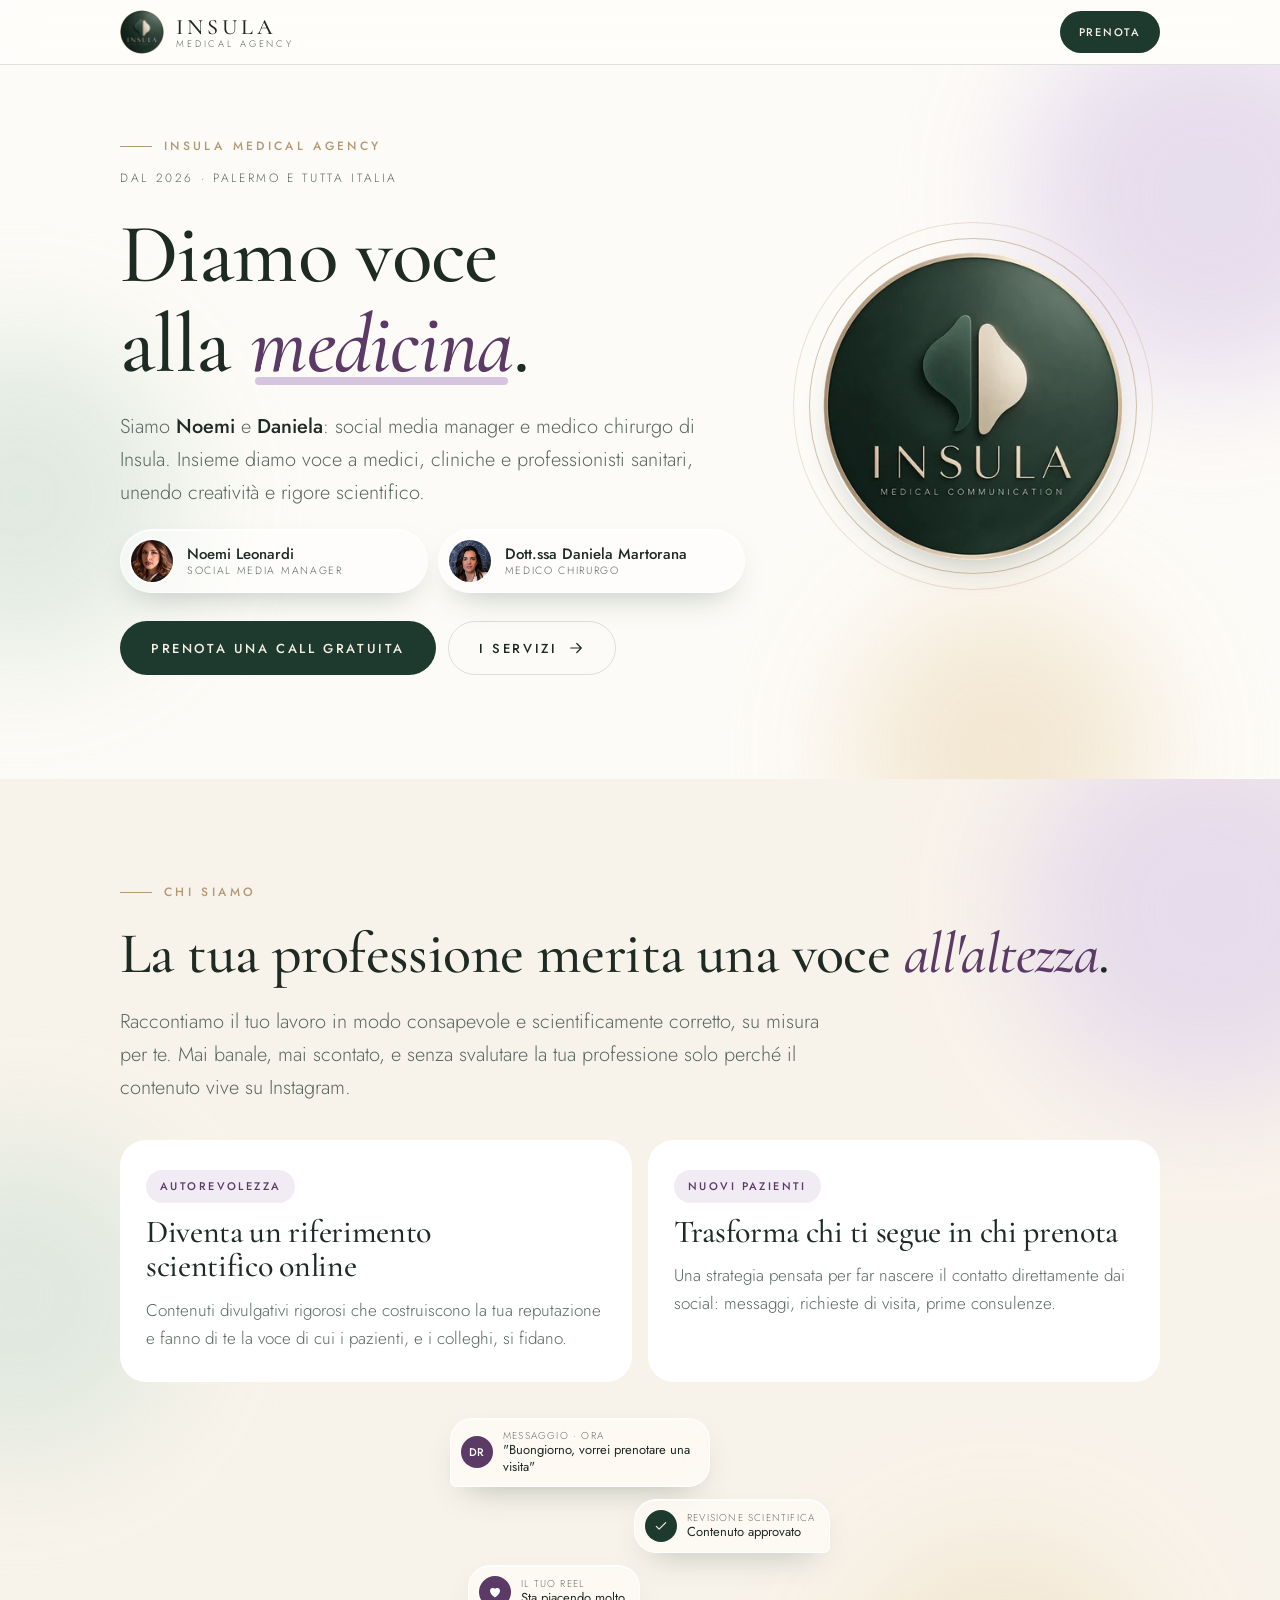
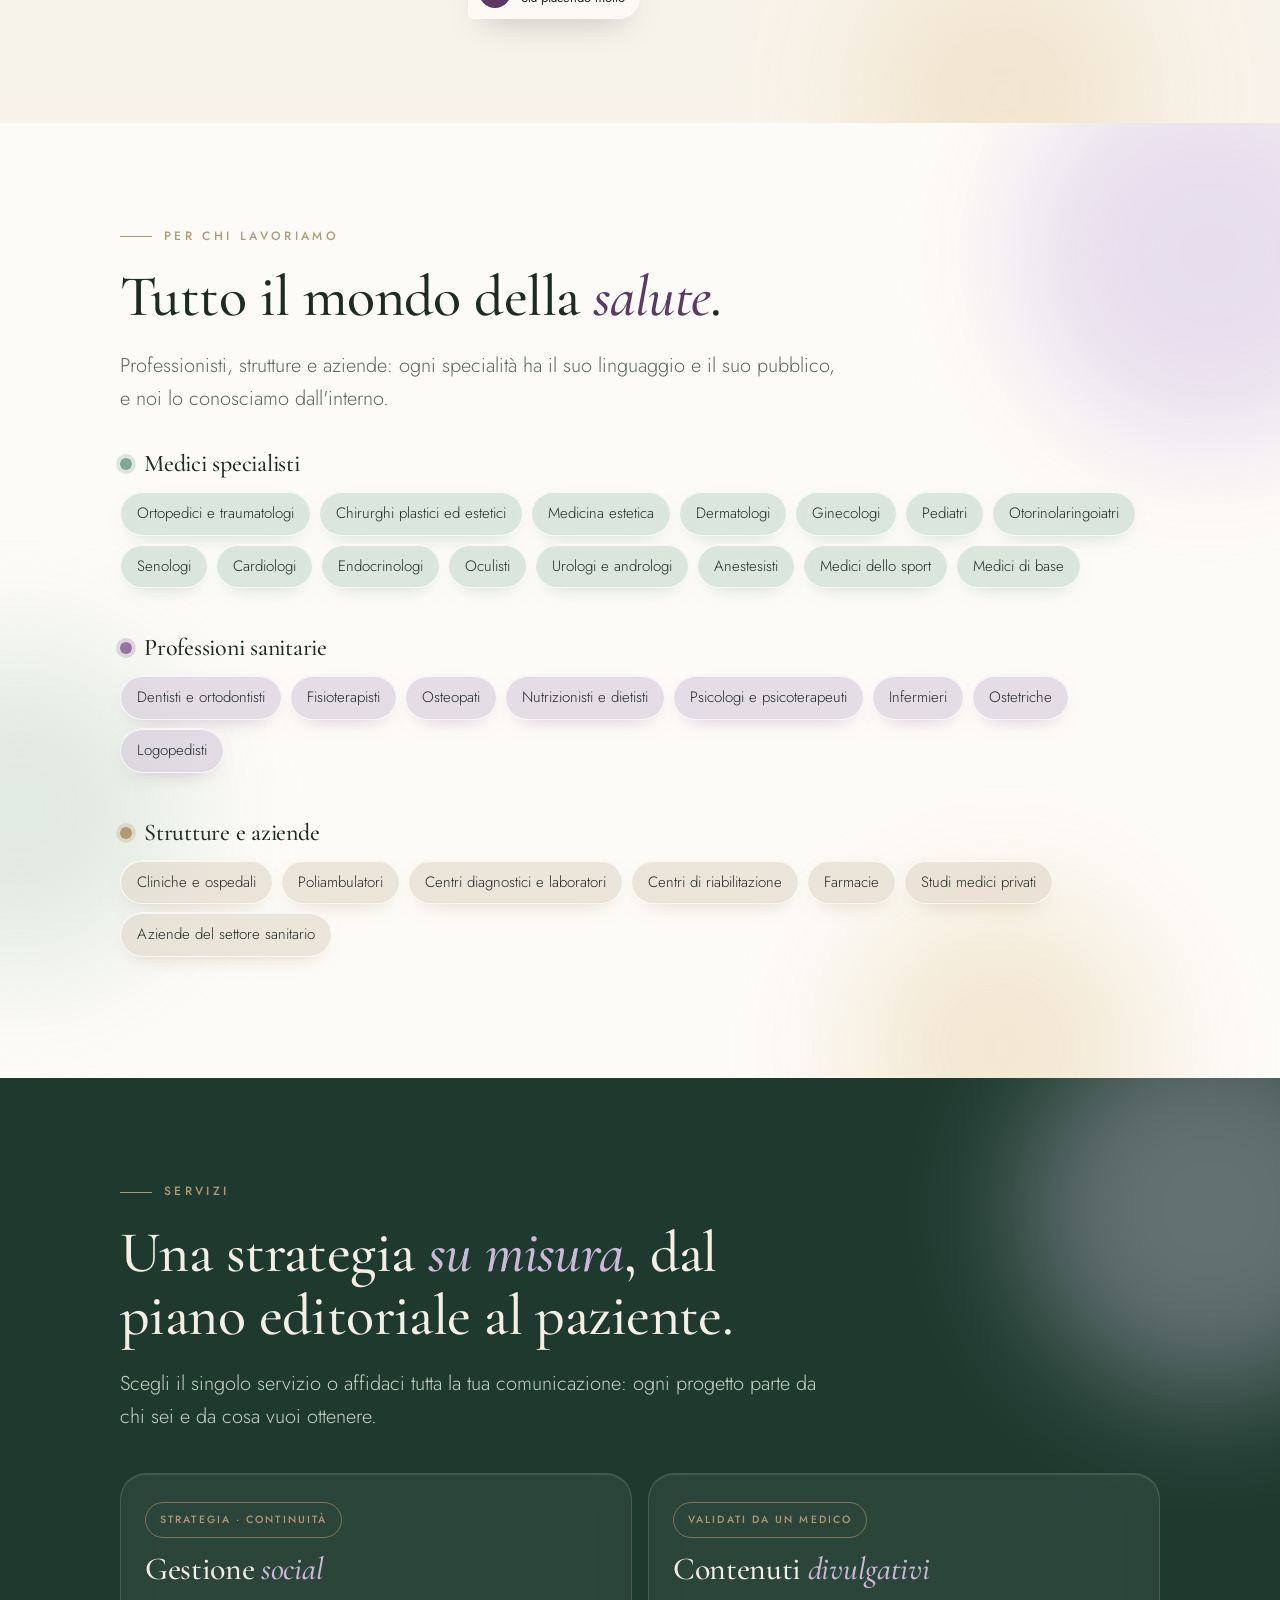
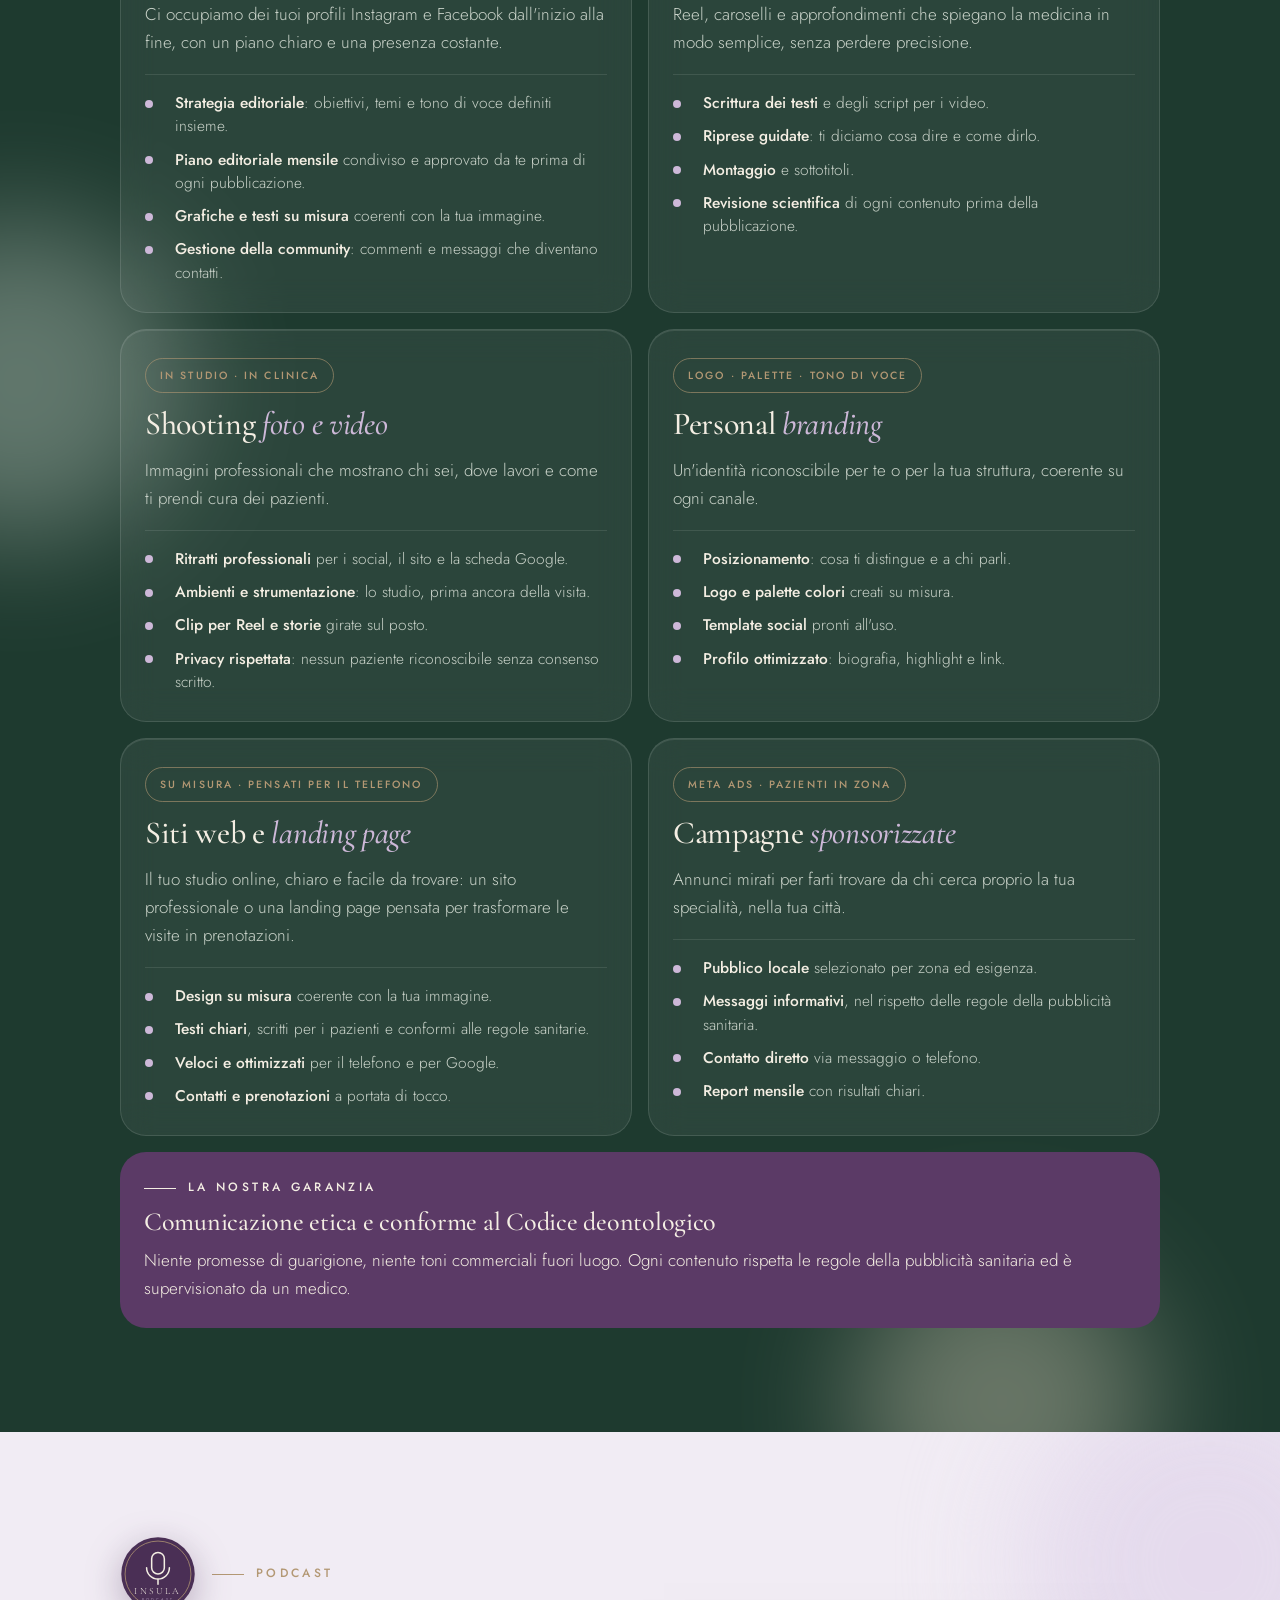
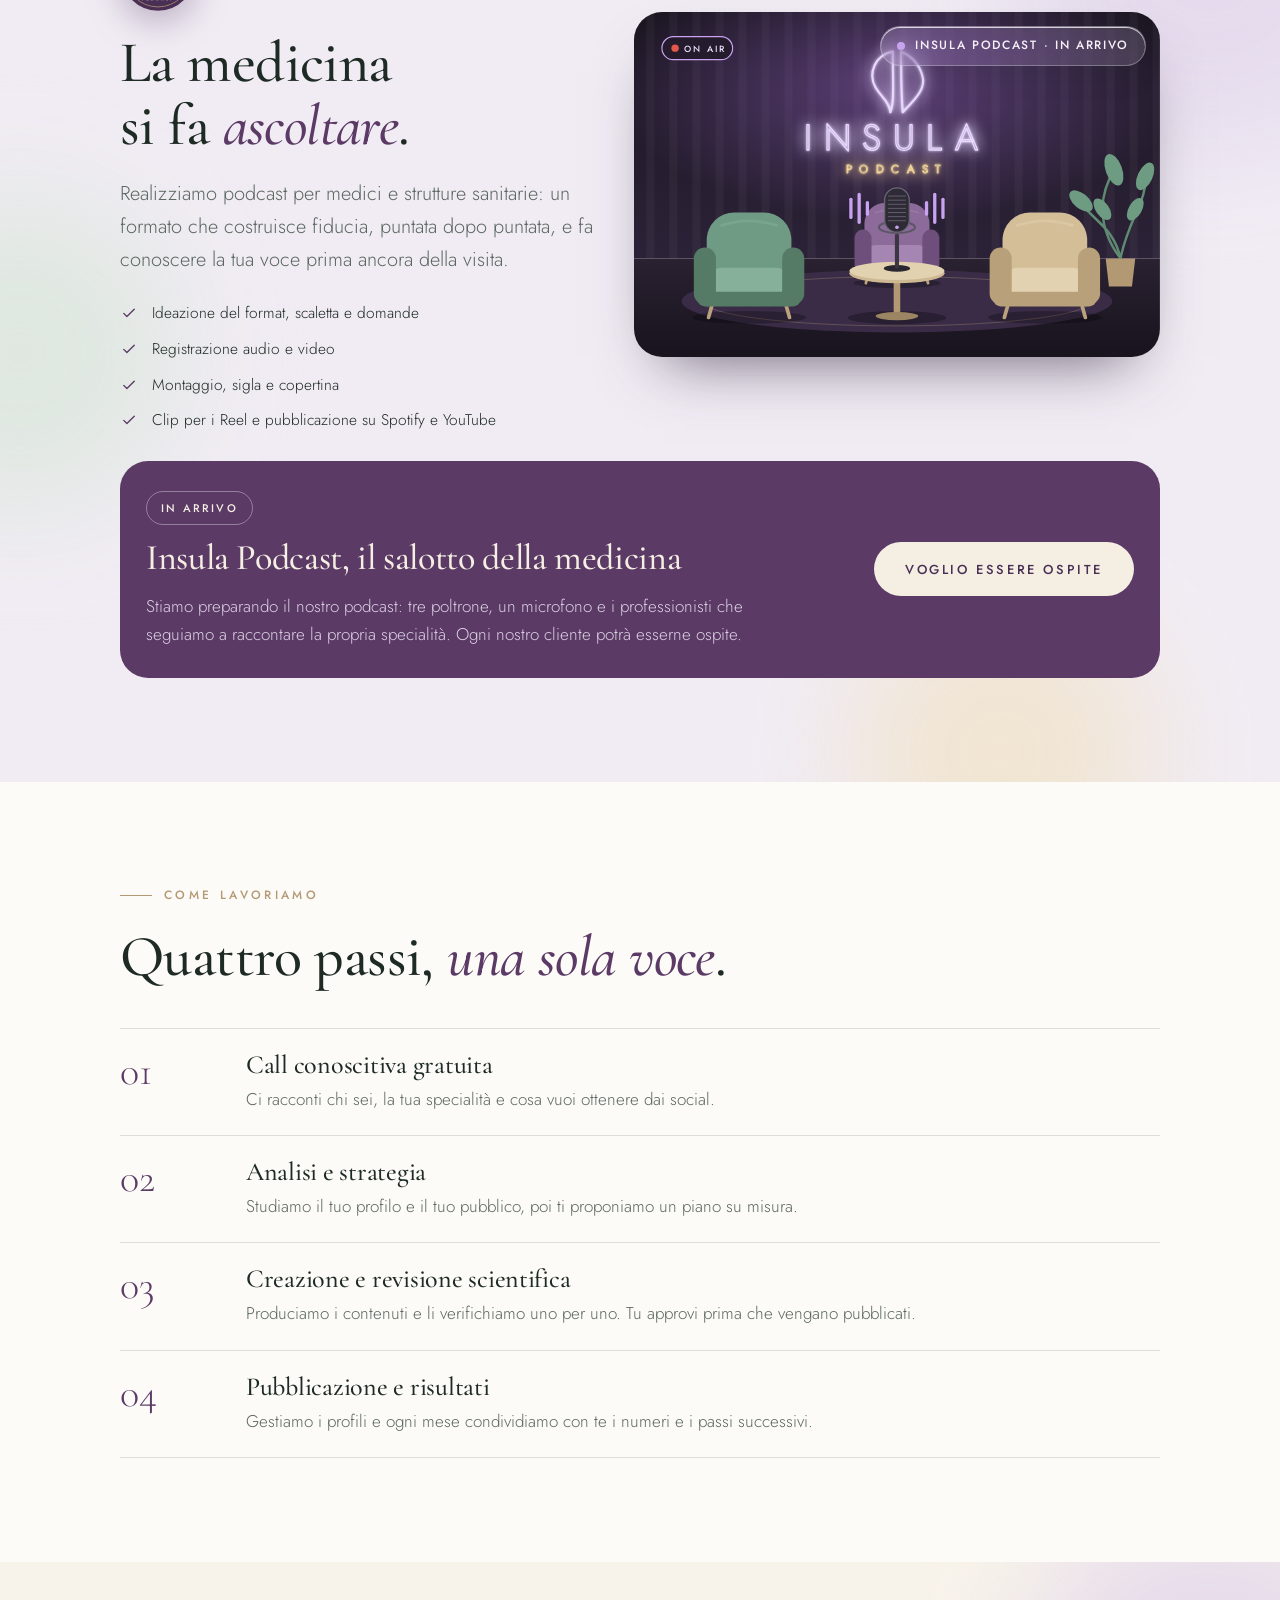
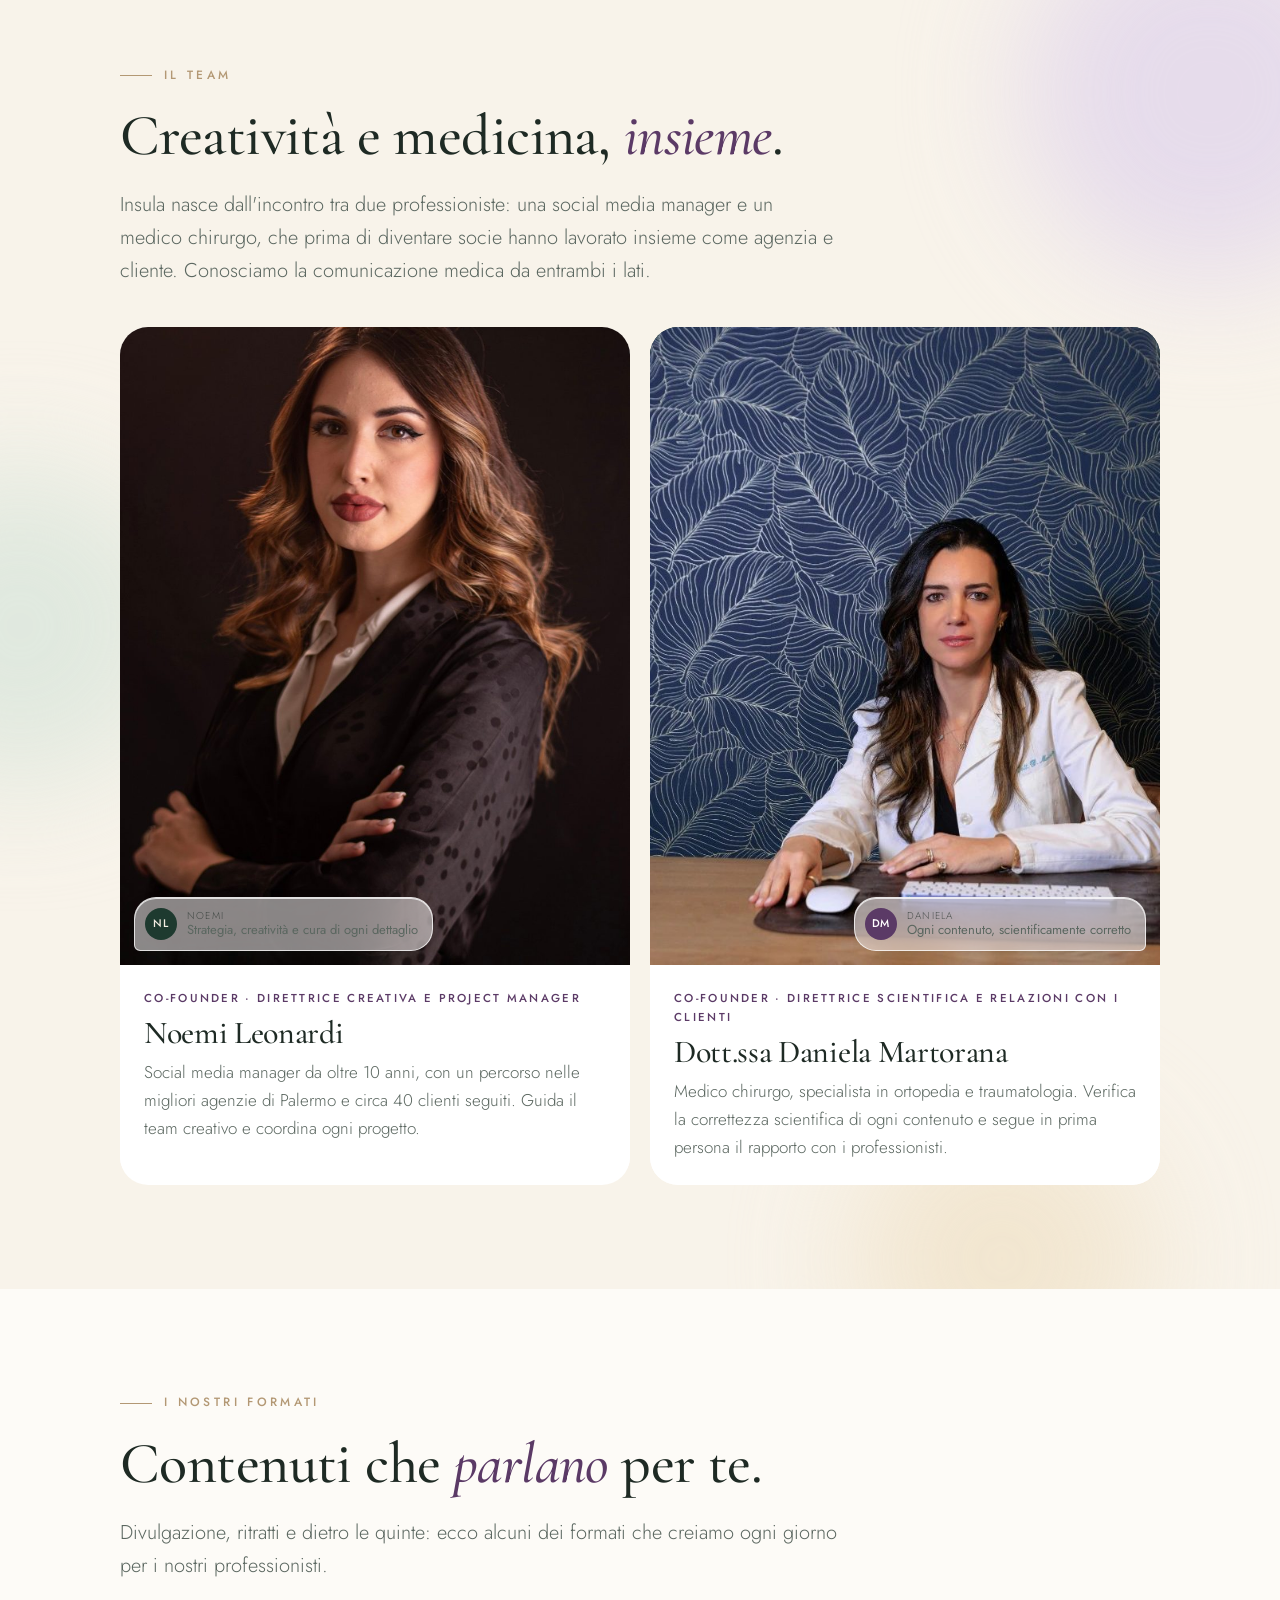
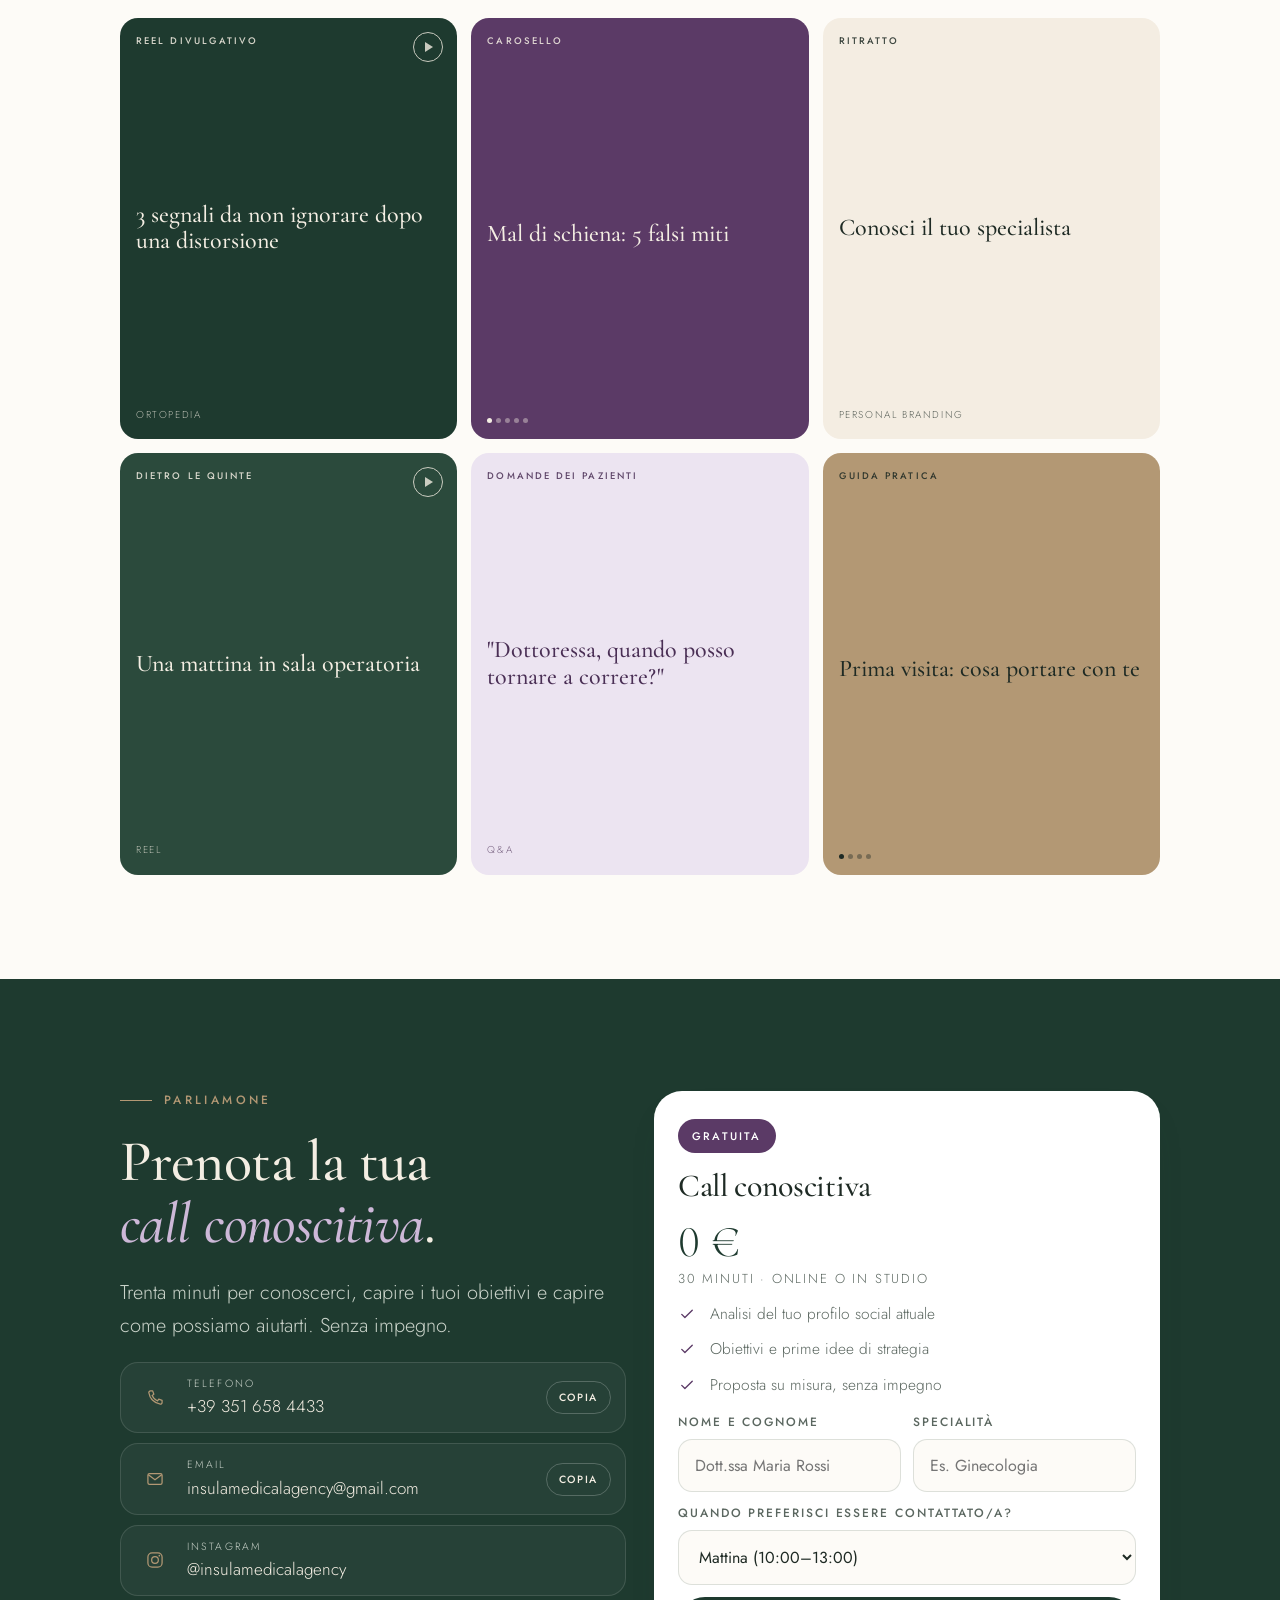
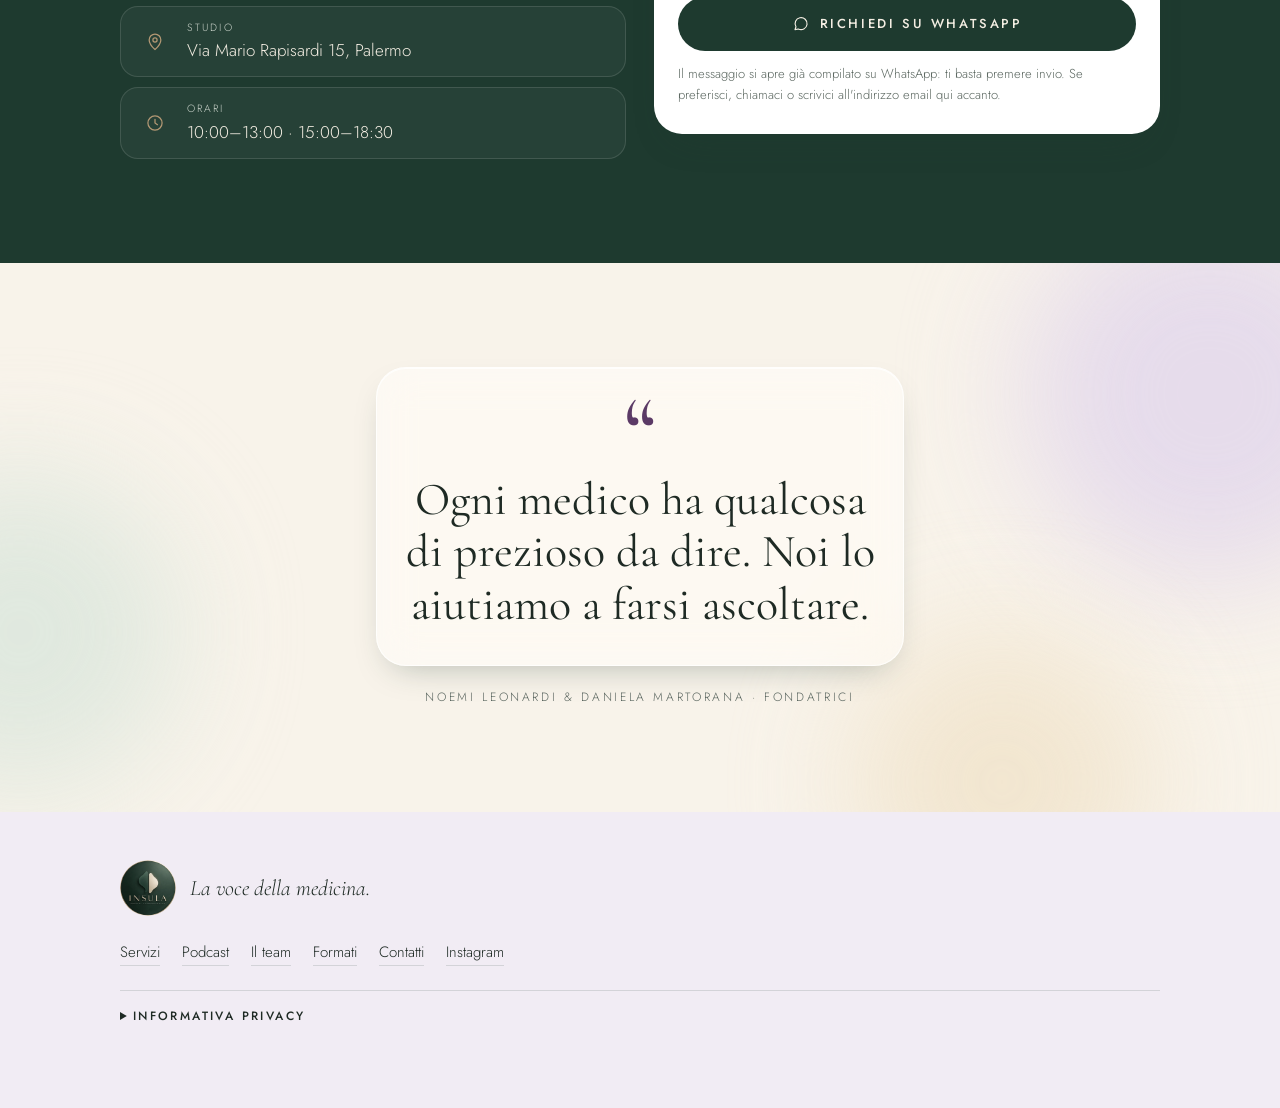
<file: index.html>
<!doctype html>
<html lang="it">
<head>
<meta charset="utf-8">
<meta name="viewport" content="width=device-width,initial-scale=1,viewport-fit=cover">
<meta name="theme-color" content="#FDFBF7">
<link rel="icon" href="logo.webp" type="image/webp">
<meta name="robots" content="index, follow">
<link rel="canonical" href="https://noemileonardi.github.io/insula/">
<meta property="og:type" content="website">
<meta property="og:locale" content="it_IT">
<meta property="og:site_name" content="Insula Medical Agency">
<meta property="og:title" content="Insula Medical Agency | Comunicazione social per medici a Palermo">
<meta property="og:description" content="Agenzia di comunicazione per medici, cliniche, farmacie e professionisti sanitari a Palermo e in tutta Italia: gestione social, contenuti divulgativi validati da un medico, shooting, siti web e podcast.">
<meta property="og:url" content="https://noemileonardi.github.io/insula/">
<meta property="og:image" content="https://noemileonardi.github.io/insula/og-image.jpg">
<meta property="og:image:width" content="1200">
<meta property="og:image:height" content="630">
<meta name="twitter:card" content="summary_large_image">
<meta name="twitter:title" content="Insula Medical Agency | Comunicazione social per medici a Palermo">
<meta name="twitter:description" content="Agenzia di comunicazione per medici, cliniche, farmacie e professionisti sanitari a Palermo e in tutta Italia: gestione social, contenuti divulgativi validati da un medico, shooting, siti web e podcast.">
<meta name="twitter:image" content="https://noemileonardi.github.io/insula/og-image.jpg">
<link rel="apple-touch-icon" href="logo.webp">
<script type="application/ld+json">{"@context": "https://schema.org", "@type": "ProfessionalService", "name": "Insula Medical Agency", "slogan": "La voce della medicina", "description": "Agenzia di comunicazione per medici, cliniche, farmacie e professionisti sanitari a Palermo e in tutta Italia: gestione social, contenuti divulgativi validati da un medico, shooting, siti web e podcast.", "url": "https://noemileonardi.github.io/insula/", "logo": "https://noemileonardi.github.io/insula/logo.webp", "image": "https://noemileonardi.github.io/insula/og-image.jpg", "telephone": "+39 351 658 4433", "email": "insulamedicalagency@gmail.com", "address": {"@type": "PostalAddress", "streetAddress": "Via Mario Rapisardi 15", "addressLocality": "Palermo", "addressRegion": "PA", "addressCountry": "IT"}, "areaServed": [{"@type": "City", "name": "Palermo"}, {"@type": "Country", "name": "Italia"}], "sameAs": ["https://www.instagram.com/insulamedicalagency/"], "founder": [{"@type": "Person", "name": "Noemi Leonardi", "jobTitle": "Social media manager"}, {"@type": "Person", "name": "Daniela Martorana", "honorificPrefix": "Dott.ssa", "jobTitle": "Medico chirurgo"}], "knowsAbout": ["Social media marketing sanitario", "Comunicazione medica", "Divulgazione scientifica", "Personal branding per medici", "Siti web per studi medici", "Podcast"], "hasOfferCatalog": {"@type": "OfferCatalog", "name": "Servizi", "itemListElement": [{"@type": "Offer", "itemOffered": {"@type": "Service", "name": "Gestione social"}}, {"@type": "Offer", "itemOffered": {"@type": "Service", "name": "Contenuti divulgativi"}}, {"@type": "Offer", "itemOffered": {"@type": "Service", "name": "Shooting foto e video"}}, {"@type": "Offer", "itemOffered": {"@type": "Service", "name": "Personal branding"}}, {"@type": "Offer", "itemOffered": {"@type": "Service", "name": "Siti web e landing page"}}, {"@type": "Offer", "itemOffered": {"@type": "Service", "name": "Campagne sponsorizzate"}}, {"@type": "Offer", "itemOffered": {"@type": "Service", "name": "Podcast"}}]}}</script>
<style>:root{padding-top:env(safe-area-inset-top,0px);padding-bottom:env(safe-area-inset-bottom,0px)}body{margin:0}img{max-width:100%}[hidden]{display:none!important}</style>
<title>Insula Medical Agency | Comunicazione social per medici a Palermo</title>
<meta name="description" content="Agenzia di comunicazione per medici, cliniche, farmacie e professionisti sanitari a Palermo e in tutta Italia: gestione social, contenuti divulgativi validati da un medico, shooting, siti web e podcast.">
<link rel="preconnect" href="https://fonts.googleapis.com">
<link rel="preconnect" href="https://fonts.gstatic.com" crossorigin>
<link rel="stylesheet" href="https://fonts.googleapis.com/css2?family=Cormorant+Garamond:ital,wght@0,400;0,500;0,600;1,400;1,500&family=Jost:wght@300;400;500&display=swap">
<style>
/* Layout: colonna singola pensata per il telefono (arrivo da Instagram), che si apre in due colonne su schermi larghi; fasce verdi alternate a fondo chiaro */
:root{
  color-scheme:light;
  --bg:#FDFBF7; --surface:#FFFFFF; --sand:#F8F3EA;
  --glass:rgba(255,255,255,.52); --glass-edge:rgba(255,255,255,.75); --glass-ink:#1E2A24; --blob-1:#E3D8EC; --blob-2:#DCE7DD; --blob-3:#F1E4CC; --ink:#1E2A24; --muted:#5B6760;
  --green:#1E3A2F; --green-2:#2B4A3C; --on-green:#F4EEE3; --on-green-muted:#C9D2C9;
  --pink:#D5C5DF; --pink-soft:#F1ECF4; --rose:#5B3A66;
  --violet:#5B3A66; --violet-deep:#4A2F55; --lilac:#CDB8D8; --gold:#B39874;
  --line:rgba(30,58,47,.14); --shadow:0 18px 40px -24px rgba(30,58,47,.45);
  --f-display:"Cormorant Garamond","Iowan Old Style","Palatino Linotype",Georgia,serif;
  --f-body:"Jost","Avenir Next","Segoe UI",system-ui,sans-serif;
}
*{box-sizing:border-box}
html{scroll-behavior:smooth;-webkit-text-size-adjust:100%}
@media (prefers-reduced-motion:reduce){html{scroll-behavior:auto}*{transition:none!important;animation:none!important}}
body{background:var(--bg);color:var(--ink);font-family:var(--f-body);font-weight:300;font-size:17px;line-height:1.65}
body::before{content:"";position:fixed;inset:0 0 auto;height:env(safe-area-inset-top,0px);z-index:10;background:var(--bg)}
a{color:inherit}
:focus-visible{outline:2px solid var(--rose);outline-offset:3px;border-radius:6px}
.wrap{max-width:1080px;margin:0 auto;padding-left:max(20px,env(safe-area-inset-left,0px));padding-right:max(20px,env(safe-area-inset-right,0px))}
section{padding-block:72px}
h1,h2,h3{font-variant-numeric:lining-nums;font-family:var(--f-display);font-weight:500;line-height:1.08;text-wrap:balance;margin:0;letter-spacing:-.01em}
h1{font-size:clamp(44px,11vw,84px)}
h2{font-size:clamp(36px,8vw,58px)}
h3{font-size:clamp(26px,5.5vw,32px)}
em{font-style:italic;color:var(--rose)}
p{margin:0}
.eyebrow{font-size:12px;font-weight:500;letter-spacing:.28em;text-transform:uppercase;color:var(--gold);display:flex;align-items:center;gap:12px}
.eyebrow::before{content:"";width:32px;height:1px;background:currentColor}
.lead{font-size:clamp(18px,4.4vw,20px);color:var(--muted);max-width:60ch}
.stack{display:flex;flex-direction:column;gap:20px}

/* bottoni */
.btn{display:inline-flex;align-items:center;justify-content:center;gap:10px;min-height:54px;padding:0 30px;border-radius:999px;font:500 13px/1 var(--f-body);letter-spacing:.2em;text-transform:uppercase;text-decoration:none;border:1px solid transparent;cursor:pointer;transition:transform .2s ease,background .2s ease}
.btn:hover{transform:translateY(-2px)}
.btn-primary{background:var(--green);color:var(--on-green)}
.btn-pink{background:var(--pink);color:var(--ink)}
.btn-ghost{border-color:var(--line);color:var(--ink);background:transparent}
.btn svg{width:18px;height:18px}

/* header */
header{position:sticky;top:env(safe-area-inset-top,0px);z-index:20;background:color-mix(in srgb,var(--bg) 88%,transparent);backdrop-filter:blur(12px);-webkit-backdrop-filter:blur(12px);border-bottom:1px solid var(--line)}
header .wrap{display:flex;align-items:center;justify-content:space-between;gap:12px;padding-block:10px}
.brand{display:flex;align-items:center;gap:12px;text-decoration:none;min-width:0}
.brand img{width:44px;height:44px;border-radius:50%}
.brand span{display:flex;flex-direction:column;line-height:1.1}
.brand b{font-family:var(--f-display);font-weight:500;font-size:22px;letter-spacing:.18em}
.brand small{font-size:9.5px;letter-spacing:.3em;text-transform:uppercase;color:var(--muted)}
header .btn{min-height:42px;padding:0 18px;font-size:11px;letter-spacing:.16em}

/* hero */
.hero{padding-block:48px 72px;position:relative;overflow:hidden}
.hero-grid{display:grid;gap:40px;align-items:center}
.hero .meta{font-size:12px;letter-spacing:.22em;text-transform:uppercase;color:var(--muted);margin-top:-8px}
.hero h1 em{display:inline-block;position:relative}
.hero h1 em::after{content:"";position:absolute;left:2%;right:2%;bottom:.06em;height:.1em;background:var(--pink);z-index:-1;border-radius:4px}
.cta-row{display:flex;flex-wrap:wrap;gap:12px;margin-top:8px}
.hero-mark{justify-self:center;position:relative;width:min(300px,72vw);aspect-ratio:1;max-width:100%}
.hero-mark img{width:100%;height:100%;border-radius:50%;box-shadow:var(--shadow);animation:rise .9s ease both}
.hero-mark .ring{position:absolute;inset:-14px;border:1px solid var(--gold);border-radius:50%;opacity:.55}
.hero-mark .ring:nth-child(2){inset:-30px;opacity:.25}
@keyframes rise{from{transform:translateY(14px) scale(.97)}to{transform:none}}

/* numeri */
.stats{display:grid;gap:12px;margin-top:8px}
.stat{background:var(--surface);border:1px solid var(--line);border-radius:22px;padding:22px 24px;display:flex;align-items:baseline;gap:16px}
.stat b{font-family:var(--f-display);font-weight:500;font-size:46px;line-height:1;color:var(--green);min-width:4.2ch;font-variant-numeric:lining-nums tabular-nums}
.stat span{font-size:13px;letter-spacing:.14em;text-transform:uppercase;color:var(--muted);line-height:1.45}

/* obiettivi */
.goals{background:var(--sand)}
.goal-grid{display:grid;gap:16px;margin-top:36px}
.goal{background:var(--surface);border-radius:26px;padding:30px 26px;display:flex;flex-direction:column;gap:12px}
.goal .tag{align-self:flex-start;font-size:11px;letter-spacing:.22em;text-transform:uppercase;padding:7px 14px;border-radius:999px;background:var(--pink-soft);color:var(--rose);font-weight:500}
.goal p{color:var(--muted)}

/* per chi */
.chips{display:flex;flex-wrap:wrap;gap:8px;margin-top:28px}
.chips li{list-style:none;padding:9px 16px;border:1px solid var(--line);border-radius:999px;font-size:15px;background:var(--surface)}
.chips{padding:0}

/* servizi */
.services{background:var(--green);color:var(--on-green)}
.services .eyebrow{color:var(--gold)}
.services .lead{color:var(--on-green-muted)}
.services em{color:var(--lilac)}
.svc-list{display:grid;gap:16px;margin-top:40px}
.svc{background:var(--green-2);border-radius:26px;padding:28px 24px;display:flex;flex-direction:column;gap:14px;border:1px solid rgba(255,255,255,.06)}
.svc .pill{align-self:flex-start;font-size:10.5px;letter-spacing:.2em;text-transform:uppercase;padding:8px 14px;border-radius:999px;border:1px solid color-mix(in srgb,var(--gold) 60%,transparent);color:var(--gold);font-weight:500}
.svc p{color:var(--on-green-muted)}
.svc ul{list-style:none;padding:0;margin:4px 0 0;display:grid;gap:10px;border-top:1px solid rgba(255,255,255,.1);padding-top:16px}
.svc li{display:grid;grid-template-columns:20px 1fr;gap:10px;font-size:15.5px;line-height:1.5}
.svc li::before{content:"";width:8px;height:8px;margin-top:.55em;border-radius:50%;background:var(--lilac)}
.svc li b{font-weight:500;color:var(--on-green)}
.svc li span{color:var(--on-green-muted)}
.guarantee{margin-top:16px;border-radius:26px;padding:26px 24px;background:var(--violet);color:#F4EEE3;display:grid;gap:10px}
.guarantee h3{font-size:26px}

/* metodo */
.steps{list-style:none;padding:0;margin:40px 0 0;display:grid;gap:0;counter-reset:s}
.steps li{display:grid;grid-template-columns:64px 1fr;gap:16px;padding:22px 0;border-top:1px solid var(--line);counter-increment:s}
.steps li:last-child{border-bottom:1px solid var(--line)}
.steps li::before{content:counter(s,decimal-leading-zero);font-family:var(--f-display);font-size:40px;line-height:1;color:var(--rose)}
.steps h3{font-size:26px;margin-bottom:6px}
.steps p{color:var(--muted)}

/* team */
.team{background:var(--sand)}
.team-grid{display:grid;gap:20px;margin-top:40px}
.person{background:var(--surface);border-radius:28px;overflow:hidden;display:flex;flex-direction:column}
.person .photo{aspect-ratio:4/5;max-width:100%;overflow:hidden;background:var(--green)}
.person img{width:100%;height:100%;object-fit:cover;display:block}
.person .photo.daniela img{object-position:58% 30%}
.person .body{padding:24px;display:flex;flex-direction:column;gap:8px}
.person .role{font-size:11.5px;letter-spacing:.2em;text-transform:uppercase;color:var(--rose);font-weight:500}
.person p{color:var(--muted)}

/* formati */
.formats{display:grid;grid-template-columns:repeat(2,minmax(0,1fr));gap:10px;margin-top:36px}
.post{aspect-ratio:4/5;max-width:100%;border-radius:18px;padding:16px;display:flex;flex-direction:column;justify-content:space-between;overflow:hidden;position:relative}
.post small{padding-right:40px;font-size:9.5px;letter-spacing:.22em;text-transform:uppercase;font-weight:500;opacity:.85}
.post strong{font-family:var(--f-display);font-weight:500;font-size:clamp(19px,4.8vw,24px);line-height:1.1}
.post .sig{font-size:10px;letter-spacing:.16em;text-transform:uppercase;opacity:.7}
.p1{background:var(--green);color:var(--on-green)}
.p2{background:#5B3A66;color:#F4EEE3}
.p3{background:#F4EDE2;color:#1E2A24}
.p4{background:#2B4A3C;color:#F4EEE3}
.p5{background:#ECE4F1;color:#4A2F55}
.p6{background:#B39874;color:#1E2A24}
.post .play{position:absolute;right:14px;top:14px;width:30px;height:30px;border-radius:50%;border:1px solid currentColor;display:grid;place-items:center;opacity:.8}
.post .play::after{content:"";border-left:8px solid currentColor;border-top:5px solid transparent;border-bottom:5px solid transparent;margin-left:2px}
.post .dots{display:flex;gap:4px}
.post .dots i{width:5px;height:5px;border-radius:50%;background:currentColor;opacity:.4}
.post .dots i:first-child{opacity:1}
.clients{margin-top:36px;display:grid;gap:10px}
.clients p{font-size:12px;letter-spacing:.22em;text-transform:uppercase;color:var(--muted)}
.clients ul{list-style:none;padding:0;margin:0;display:flex;flex-wrap:wrap;gap:8px 22px}
.clients li{font-family:var(--f-display);font-size:24px;font-style:italic}

/* citazione */
.quote{text-align:center}
.quote blockquote{margin:0 auto;max-width:24ch;font-family:var(--f-display);font-size:clamp(30px,7vw,46px);line-height:1.15;font-weight:400}
.quote blockquote::before{content:"“";display:block;font-size:2.2em;line-height:.6;color:var(--violet);margin-bottom:10px}
.quote cite{display:block;margin-top:22px;font-style:normal;font-size:12px;letter-spacing:.22em;text-transform:uppercase;color:var(--muted)}

/* offerta + contatto */
.book{background:var(--green);color:var(--on-green)}
.book .lead{color:var(--on-green-muted)}
.book em{color:var(--lilac)}
.book-grid{display:grid;gap:28px;margin-top:8px}
.offer{background:var(--surface);color:var(--ink);border-radius:28px;padding:28px 24px;display:flex;flex-direction:column;gap:16px;box-shadow:var(--shadow)}
.offer .badge{align-self:flex-start;background:var(--violet);color:#fff;font-size:11px;font-weight:500;letter-spacing:.2em;text-transform:uppercase;padding:8px 14px;border-radius:999px}
.offer h3{font-size:32px}
.offer .price{font-variant-numeric:lining-nums;font-family:var(--f-display);font-size:44px;line-height:1;color:var(--green)}
.offer .price small{display:block;margin-top:8px;font-family:var(--f-body);font-size:13px;letter-spacing:.14em;text-transform:uppercase;color:var(--muted)}
.checks{list-style:none;padding:0;margin:0;display:grid;gap:10px}
.checks li{display:grid;grid-template-columns:22px 1fr;gap:10px;color:var(--muted);font-size:15.5px}
.checks svg{width:18px;height:18px;margin-top:4px;color:var(--rose)}
form{display:grid;gap:12px}
label{display:grid;gap:6px;font-size:12px;letter-spacing:.16em;text-transform:uppercase;color:var(--muted);font-weight:500}
input,select{font:400 16px var(--f-body);color:var(--ink);background:var(--bg);border:1px solid var(--line);border-radius:14px;padding:14px 16px;width:100%;min-width:0}
.form-row{display:grid;gap:12px}
.form-note{font-size:13px;color:var(--muted);text-transform:none;letter-spacing:0}
.contact-list{list-style:none;padding:0;margin:0;display:grid;gap:10px}
.contact-list li{display:grid;grid-template-columns:40px 1fr auto;align-items:center;gap:12px;padding:12px 14px;border-radius:18px;border:1px solid rgba(255,255,255,.12);background:rgba(255,255,255,.04)}
.contact-list svg{width:20px;height:20px;color:var(--gold);justify-self:center}
.contact-list a,.contact-list span{text-decoration:none;min-width:0;overflow-wrap:anywhere}
.contact-list small{display:block;font-size:10.5px;letter-spacing:.2em;text-transform:uppercase;color:var(--on-green-muted)}
.copy{font:500 10.5px var(--f-body);letter-spacing:.16em;text-transform:uppercase;color:var(--on-green);background:transparent;border:1px solid rgba(255,255,255,.22);border-radius:999px;padding:8px 12px;cursor:pointer}

/* footer */
footer{background:var(--pink-soft);padding-block:48px calc(36px + env(safe-area-inset-bottom,0px))}
footer .wrap{display:grid;gap:24px}
.foot-brand{display:flex;align-items:center;gap:14px}
.foot-brand img{width:56px;height:56px;border-radius:50%}
.foot-brand p{font-family:var(--f-display);font-size:22px;font-style:italic}
footer nav{display:flex;flex-wrap:wrap;gap:10px 22px;font-size:15px}
footer nav a{text-decoration:none;border-bottom:1px solid var(--line)}
details{border-top:1px solid var(--line);padding-top:16px}
summary{cursor:pointer;font-size:12px;letter-spacing:.2em;text-transform:uppercase;font-weight:500}
details p{margin-top:12px;color:var(--muted);font-size:15px;max-width:70ch}
.legal{font-size:13px;color:var(--muted)}

@media (min-width:760px){
  section{padding-block:104px}
  .hero{padding-block:72px 104px}
  .hero-grid{grid-template-columns:1.25fr .75fr}
  .stats{grid-template-columns:repeat(3,1fr)}
  .stat{flex-direction:column;gap:8px}
  .goal-grid,.team-grid{grid-template-columns:1fr 1fr}
  .svc-list{grid-template-columns:1fr 1fr}
  .formats{grid-template-columns:repeat(3,minmax(0,1fr));gap:14px}
  .book-grid{grid-template-columns:1fr 1fr;align-items:start}
  .form-row{grid-template-columns:1fr 1fr}
  .steps li{grid-template-columns:110px 1fr}
}
/* ===== vetro, bolle e animazioni ===== */
.hero,.services,.quote,.team{position:relative;isolation:isolate;overflow:hidden}
.blobs{position:absolute;inset:0;z-index:-1;pointer-events:none;overflow:hidden}
.blobs span{position:absolute;border-radius:50%;filter:blur(60px);opacity:.85;animation:drift 18s ease-in-out infinite alternate}
.blobs span:nth-child(1){width:380px;height:380px;background:var(--blob-1);right:-120px;top:-60px}
.blobs span:nth-child(2){width:320px;height:320px;background:var(--blob-2);left:-140px;top:38%;animation-duration:22s}
.blobs span:nth-child(3){width:300px;height:300px;background:var(--blob-3);right:10%;bottom:-120px;animation-duration:26s}
.services .blobs span{opacity:.35}
@keyframes drift{0%{transform:translate(0,0) scale(1)}50%{transform:translate(30px,-24px) scale(1.08)}100%{transform:translate(-24px,18px) scale(.96)}}
.glass{background:var(--glass);-webkit-backdrop-filter:blur(20px) saturate(170%);backdrop-filter:blur(20px) saturate(170%);border:1px solid var(--glass-edge);box-shadow:0 14px 34px -16px rgba(30,58,47,.35),inset 0 1px 0 var(--glass-edge);color:var(--glass-ink)}
.stat.glass{background:var(--glass)}
.goal.glass,.person .body{background:var(--surface)}
/* bolle tipo messaggio */
.bubble{position:absolute;z-index:2;display:flex;align-items:center;gap:10px;padding:10px 14px 10px 10px;border-radius:22px;font-size:13px;line-height:1.3;max-width:230px;animation:pop .8s cubic-bezier(.2,.9,.25,1.2) both,bob 6s ease-in-out infinite}
.bubble small{display:block;font-size:10px;letter-spacing:.12em;text-transform:uppercase;opacity:.65}
.bubble p{font-weight:400}
.bubble .av{flex:none;width:32px;height:32px;border-radius:50%;display:grid;place-items:center;background:var(--green);color:var(--on-green);font-size:11px;font-weight:500;letter-spacing:.06em}
.bubble .av.pk{background:var(--violet);color:#fff}
.bubble .av svg{width:16px;height:16px}
.b1{left:-34%;top:6%;border-bottom-left-radius:6px;animation-delay:.5s,1.3s}
.b2{right:-30%;top:46%;border-bottom-right-radius:6px;animation-delay:.8s,2s}
.b3{left:-18%;bottom:-6%;border-bottom-left-radius:6px;animation-delay:1.1s,2.6s}
@keyframes pop{from{opacity:0;transform:translateY(16px) scale(.85)}to{opacity:1;transform:none}}
@keyframes bob{0%,100%{translate:0 0}50%{translate:0 -7px}}
.photo{position:relative}
.photo .bubble{left:14px;right:auto;bottom:14px;top:auto;max-width:calc(100% - 28px);animation:bob 6s ease-in-out infinite}
.person:nth-child(2) .photo .bubble{left:auto;right:14px;border-bottom-right-radius:6px;border-bottom-left-radius:22px;animation-delay:1.5s}
.photo .bubble{border-bottom-left-radius:6px}
.quote blockquote{padding:34px 26px;border-radius:30px}
.svc{background:rgba(255,255,255,.06);-webkit-backdrop-filter:blur(16px);backdrop-filter:blur(16px);border:1px solid rgba(255,255,255,.12);box-shadow:inset 0 1px 0 rgba(255,255,255,.1)}
header{background:var(--glass);-webkit-backdrop-filter:blur(20px) saturate(170%);backdrop-filter:blur(20px) saturate(170%)}
/* entrata hero */
.hero .stack>*{animation:fadeUp .9s cubic-bezier(.2,.7,.2,1) both}
.hero .stack>*:nth-child(2){animation-delay:.08s}.hero .stack>*:nth-child(3){animation-delay:.16s}.hero .stack>*:nth-child(4){animation-delay:.26s}.hero .stack>*:nth-child(5){animation-delay:.36s}
@keyframes fadeUp{from{opacity:0;transform:translateY(22px);filter:blur(6px)}to{opacity:1;transform:none;filter:none}}
/* comparsa allo scroll */
.rv{transition:opacity .9s cubic-bezier(.2,.7,.2,1),transform .9s cubic-bezier(.2,.7,.2,1),filter .9s ease}
.rv.pre{opacity:0;transform:translateY(32px) scale(.98);filter:blur(8px)}
.btn{transition:transform .25s ease,box-shadow .25s ease,background .25s ease}
.btn-primary:hover{box-shadow:0 12px 26px -12px var(--green)}
.post{transition:transform .35s ease}
.post:hover{transform:translateY(-4px) rotate(-.6deg)}
@media (max-width:759px){
  .bubble{font-size:12px;max-width:190px}
}
@media (prefers-reduced-motion:reduce){.rv.pre{opacity:1;transform:none;filter:none}.blobs span,.bubble{animation:none}}
/* bolle hero: conversazione sotto il logo */
.hero-side{display:flex;flex-direction:column;align-items:center;gap:44px;min-width:0}
.chat{display:flex;flex-direction:column;gap:12px;width:100%;max-width:340px}
.chat .bubble{position:relative;left:auto;right:auto;top:auto;bottom:auto;max-width:260px}
.chat .b1{align-self:flex-start}
.chat .b2{align-self:flex-end;border-bottom-right-radius:6px;border-bottom-left-radius:22px}
.chat .b3{align-self:flex-start;margin-left:18px}
/* servizi: viola al passaggio */
.svc{transition:background .45s ease,border-color .45s ease,transform .45s cubic-bezier(.2,.7,.2,1),box-shadow .45s ease,opacity .9s cubic-bezier(.2,.7,.2,1),filter .9s ease}
.svc:hover,.svc:focus-within{background:var(--violet-deep);border-color:rgba(205,184,216,.45);transform:translateY(-4px);box-shadow:0 22px 40px -22px rgba(0,0,0,.55)}
.svc:hover h3,.svc:focus-within h3,.svc:hover li b,.svc:focus-within li b{color:#F6F1F8}
.svc:hover p,.svc:focus-within p,.svc:hover li span,.svc:focus-within li span{color:#DCD0E3}
.svc:hover em,.svc:focus-within em{color:var(--lilac)}
.svc:hover .pill,.svc:focus-within .pill{color:#EDE3F2;border-color:rgba(237,227,242,.4)}
.svc:hover li::before,.svc:focus-within li::before{background:var(--lilac)}
.svc:hover ul,.svc:focus-within ul{border-top-color:rgba(255,255,255,.16)}
.svc *{transition:color .45s ease,border-color .45s ease,background .45s ease}
/* bolle nella sezione obiettivi */
.goals{position:relative;isolation:isolate;overflow:hidden}
.goals .chat{margin:36px auto 0;max-width:380px}
.hero .stats{margin-top:48px}
.lead strong{font-weight:500;color:var(--ink)}
.founders{display:flex;flex-wrap:wrap;gap:10px}
.founder{display:flex;align-items:center;gap:12px;padding:8px 18px 8px 8px;border-radius:999px;text-decoration:none;flex:1 1 230px;min-width:0;transition:transform .3s ease,background .3s ease}
.founder:hover{transform:translateY(-2px);background:color-mix(in srgb,var(--pink) 55%,var(--glass))}
.founder img{width:46px;height:46px;border-radius:50%;object-fit:cover;object-position:50% 20%;flex:none;border:2px solid var(--glass-edge)}
.founder img.dm{object-position:62% 40%}
.founder span{display:flex;flex-direction:column;line-height:1.25;min-width:0}
.founder b{font-weight:500;font-size:15px}
.founder small{font-size:10.5px;letter-spacing:.16em;text-transform:uppercase;color:var(--muted)}
.hero .stack>*:nth-child(6){animation-delay:.46s}
.btn-ghost:hover,.btn-ghost:focus-visible,.btn-ghost:active{background:var(--violet);border-color:var(--violet);color:#fff}
/* per chi lavoriamo: 3 gruppi in vetro colorato */
.who{position:relative;isolation:isolate;overflow:hidden}
.who .blobs span:nth-child(2){top:55%}
.groups{display:grid;gap:30px;margin-top:36px}
.group h3{font-size:24px;display:flex;align-items:center;gap:12px;margin-bottom:14px}
.group .dot{width:12px;height:12px;border-radius:50%;background:var(--tint);box-shadow:0 0 0 4px color-mix(in srgb,var(--tint) 25%,transparent)}
.group .chips{margin-top:0}
.g-green{--tint:#7FA992}
.g-pink{--tint:#9474A3}
.g-sand{--tint:var(--gold)}
.group .chips li{background:color-mix(in srgb,var(--tint) 16%,var(--glass));-webkit-backdrop-filter:blur(18px) saturate(170%);backdrop-filter:blur(18px) saturate(170%);border:1px solid var(--glass-edge);box-shadow:0 8px 22px -14px color-mix(in srgb,var(--tint) 70%,transparent),inset 0 1px 0 var(--glass-edge);color:var(--ink);transition:transform .3s ease,background .3s ease,opacity .9s cubic-bezier(.2,.7,.2,1),filter .9s ease}
.g-green .chips li{background:color-mix(in srgb,var(--tint) 28%,var(--glass))}
.g-pink .chips li{background:color-mix(in srgb,var(--tint) 24%,var(--glass))}
.g-sand .chips li{background:color-mix(in srgb,var(--tint) 24%,var(--glass))}
.group .chips li:hover{transform:translateY(-3px);background:color-mix(in srgb,var(--tint) 38%,var(--glass))}
/* telefono: logo piccolo in alto a destra, come su computer */
@media (max-width:759px){
  .hero-grid{grid-template-columns:1fr 92px;gap:0}
  .hero-grid>.stack{grid-column:1/-1;grid-row:1}
  .hero-side{grid-column:2;grid-row:1;align-self:start;margin-top:84px;gap:0;z-index:1}
  .hero-mark{width:92px}
  .hero-mark .ring{inset:-7px}
  .hero-mark .ring:nth-child(2){display:none}
  .hero h1{padding-right:96px}
}
/* podcast */
.podcast{background:var(--pink-soft);position:relative;isolation:isolate;overflow:hidden}
.pod-grid{display:grid;gap:36px;align-items:center}
.pod-head{display:flex;align-items:center;gap:16px}
.pod-logo{width:76px;height:76px;flex:none;filter:drop-shadow(0 10px 18px rgba(74,47,85,.35));animation:spin-in 1s cubic-bezier(.2,.8,.2,1) both}
@keyframes spin-in{from{transform:rotate(-20deg) scale(.85)}to{transform:none}}
.podcast .checks{margin-top:4px}
.podcast .checks li{color:var(--ink)}
.studio{margin:0;position:relative;border-radius:28px;overflow:hidden;box-shadow:0 30px 60px -30px rgba(43,30,52,.7);max-width:100%;transition:transform .5s ease}
.studio:hover{transform:translateY(-4px)}
.scene{display:block;width:100%;height:auto}
.soon-pill{position:absolute;right:14px;top:14px;display:flex;align-items:center;gap:10px;padding:9px 16px;border-radius:999px;font-size:12px;letter-spacing:.14em;text-transform:uppercase;font-weight:500;background:rgba(255,255,255,.14);color:#F6F1F8;border-color:rgba(255,255,255,.28)}
.live{width:8px;height:8px;border-radius:50%;background:#C9A3F0;box-shadow:0 0 0 0 rgba(201,163,240,.7);animation:live 1.8s infinite}
@keyframes live{0%{box-shadow:0 0 0 0 rgba(201,163,240,.7)}70%{box-shadow:0 0 0 10px rgba(201,163,240,0)}100%{box-shadow:0 0 0 0 rgba(201,163,240,0)}}
.neon{animation:flicker 7s infinite}
@keyframes flicker{0%,19%,22%,62%,64%,100%{opacity:1}20%,21%,63%{opacity:.45}}
.wallglow{animation:pulse 4s ease-in-out infinite}
@keyframes pulse{0%,100%{opacity:.75}50%{opacity:1}}
.onair-dot{animation:blink 1.4s steps(2,start) infinite}
@keyframes blink{to{visibility:hidden}}
.waves rect{transform-box:fill-box;transform-origin:center;animation:eq 1.1s ease-in-out infinite}
.waves rect:nth-child(2n){animation-duration:.8s}
.waves rect:nth-child(3n){animation-duration:1.4s;animation-delay:.2s}
@keyframes eq{0%,100%{transform:scaleY(.35)}50%{transform:scaleY(1)}}
.soon{margin-top:28px;border-radius:28px;padding:30px 26px;background:var(--violet);color:#F4EEE3;display:grid;gap:14px;justify-items:start}
.soon .badge{font-size:11px;letter-spacing:.2em;text-transform:uppercase;font-weight:500;padding:7px 14px;border-radius:999px;border:1px solid rgba(255,255,255,.35)}
.soon h3{font-size:clamp(28px,6vw,36px)}
.soon p{color:#DCD0E3;max-width:60ch}
.soon .btn-primary{background:#F4EEE3;color:var(--violet-deep)}
@media (min-width:760px){.pod-grid{grid-template-columns:1fr 1.1fr}.soon{grid-template-columns:1fr auto;align-items:center}.soon .badge,.soon h3,.soon p{grid-column:1}.soon .btn{grid-column:2;grid-row:1/4}}
@media (max-width:759px){.soon-pill{font-size:10px;padding:7px 12px;gap:8px;letter-spacing:.1em}}
@media (prefers-reduced-motion:reduce){.neon,.wallglow,.onair-dot,.waves rect,.live,.pod-logo{animation:none}}
</style>
</head>
<body>
<svg width="0" height="0" style="position:absolute" aria-hidden="true">
  <symbol id="i-check" viewBox="0 0 24 24"><path d="M5 12.5l4.2 4.2L19 7" fill="none" stroke="currentColor" stroke-width="1.8" stroke-linecap="round" stroke-linejoin="round"/></symbol>
  <symbol id="i-arrow" viewBox="0 0 24 24"><path d="M5 12h14M13 6l6 6-6 6" fill="none" stroke="currentColor" stroke-width="1.6" stroke-linecap="round" stroke-linejoin="round"/></symbol>
  <symbol id="i-pin" viewBox="0 0 24 24"><path d="M12 21s-7-6.2-7-11.5A7 7 0 0 1 19 9.5C19 14.8 12 21 12 21z" fill="none" stroke="currentColor" stroke-width="1.5"/><circle cx="12" cy="9.5" r="2.5" fill="none" stroke="currentColor" stroke-width="1.5"/></symbol>
  <symbol id="i-clock" viewBox="0 0 24 24"><circle cx="12" cy="12" r="8.5" fill="none" stroke="currentColor" stroke-width="1.5"/><path d="M12 7.5V12l3 2" fill="none" stroke="currentColor" stroke-width="1.5" stroke-linecap="round"/></symbol>
  <symbol id="i-phone" viewBox="0 0 24 24"><path d="M6.6 3.5h2.6l1.4 4-2 1.4a12 12 0 0 0 6.5 6.5l1.4-2 4 1.4v2.6a2 2 0 0 1-2.2 2A16.5 16.5 0 0 1 4.6 5.7a2 2 0 0 1 2-2.2z" fill="none" stroke="currentColor" stroke-width="1.5" stroke-linejoin="round"/></symbol>
  <symbol id="i-mail" viewBox="0 0 24 24"><rect x="3.5" y="5.5" width="17" height="13" rx="2" fill="none" stroke="currentColor" stroke-width="1.5"/><path d="M4 7l8 6 8-6" fill="none" stroke="currentColor" stroke-width="1.5"/></symbol>
  <symbol id="i-ig" viewBox="0 0 24 24"><rect x="3.5" y="3.5" width="17" height="17" rx="5" fill="none" stroke="currentColor" stroke-width="1.5"/><circle cx="12" cy="12" r="4" fill="none" stroke="currentColor" stroke-width="1.5"/><circle cx="17.2" cy="6.8" r="1" fill="currentColor"/></symbol>
  <symbol id="i-heart" viewBox="0 0 24 24"><path d="M12 20s-7.5-4.6-7.5-10A4.3 4.3 0 0 1 12 7.3 4.3 4.3 0 0 1 19.5 10c0 5.4-7.5 10-7.5 10z" fill="currentColor"/></symbol>
  <symbol id="i-chat" viewBox="0 0 24 24"><path d="M4 19.5l1.3-3.8A8 8 0 1 1 8.4 18.6z" fill="none" stroke="currentColor" stroke-width="1.5" stroke-linejoin="round"/></symbol>
</svg>

<header>
  <div class="wrap">
    <a class="brand" href="#top" aria-label="Insula Medical Agency, torna su">
      <img src="logo.webp" alt="" width="44" height="44">
      <span><b>INSULA</b><small>Medical Agency</small></span>
    </a>
    <a class="btn btn-primary" href="#prenota">Prenota</a>
  </div>
</header>

<main id="top">
  <!-- HERO -->
  <section class="hero">
    <div class="blobs" aria-hidden="true"><span></span><span></span><span></span></div>
    <div class="wrap hero-grid">
      <div class="stack">
        <p class="eyebrow">Insula Medical Agency</p>
        <p class="meta">Dal 2026 · Palermo e tutta Italia</p>
        <h1>Diamo voce alla <em>medicina</em>.</h1>
        <p class="lead">Siamo <strong>Noemi</strong> e <strong>Daniela</strong>: social media manager e medico chirurgo di Insula. Insieme diamo voce a medici, cliniche e professionisti sanitari, unendo creatività e rigore scientifico.</p>
        <div class="founders">
          <a class="founder glass" href="#team"><img src="noemi-face.jpg" alt=""><span><b>Noemi Leonardi</b><small>Social media manager</small></span></a>
          <a class="founder glass" href="#team"><img src="daniela-face.jpg" alt=""><span><b>Dott.ssa Daniela Martorana</b><small>Medico chirurgo</small></span></a>
        </div>
        <div class="cta-row">
          <a class="btn btn-primary" href="#prenota">Prenota una call gratuita</a>
          <a class="btn btn-ghost" href="#servizi">I servizi <svg aria-hidden="true"><use href="#i-arrow"/></svg></a>
        </div>
      </div>
      <div class="hero-side">
        <div class="hero-mark" aria-hidden="true">
          <span class="ring"></span><span class="ring"></span>
          <img src="logo.webp" alt="">
        </div>
      </div>
    </div>
  </section>

  <!-- OBIETTIVI -->
  <section class="goals">
    <div class="blobs" aria-hidden="true"><span></span><span></span><span></span></div>
    <div class="wrap">
      <div class="stack">
        <p class="eyebrow">Chi siamo</p>
        <h2>La tua professione merita una voce <em>all'altezza</em>.</h2>
        <p class="lead">Raccontiamo il tuo lavoro in modo consapevole e scientificamente corretto, su misura per te. Mai banale, mai scontato, e senza svalutare la tua professione solo perché il contenuto vive su Instagram.</p>
      </div>
      <div class="goal-grid">
        <article class="goal">
          <span class="tag">Autorevolezza</span>
          <h3>Diventa un riferimento scientifico online</h3>
          <p>Contenuti divulgativi rigorosi che costruiscono la tua reputazione e fanno di te la voce di cui i pazienti, e i colleghi, si fidano.</p>
        </article>
        <article class="goal">
          <span class="tag">Nuovi pazienti</span>
          <h3>Trasforma chi ti segue in chi prenota</h3>
          <p>Una strategia pensata per far nascere il contatto direttamente dai social: messaggi, richieste di visita, prime consulenze.</p>
        </article>
      </div>
      <div class="chat" aria-hidden="true">
      <div class="bubble glass b1"><span class="av pk">DR</span><div><small>Messaggio · ora</small><p>"Buongiorno, vorrei prenotare una visita"</p></div></div>
      <div class="bubble glass b2"><span class="av"><svg><use href="#i-check"/></svg></span><div><small>Revisione scientifica</small><p>Contenuto approvato</p></div></div>
      <div class="bubble glass b3"><span class="av pk"><svg><use href="#i-heart"/></svg></span><div><small>Il tuo Reel</small><p>Sta piacendo molto</p></div></div>
      </div>
    </div>
  </section>

  <!-- PER CHI -->
  <section class="who">
    <div class="blobs" aria-hidden="true"><span></span><span></span><span></span></div>
    <div class="wrap">
      <div class="stack">
        <p class="eyebrow">Per chi lavoriamo</p>
        <h2>Tutto il mondo della <em>salute</em>.</h2>
        <p class="lead">Professionisti, strutture e aziende: ogni specialità ha il suo linguaggio e il suo pubblico, e noi lo conosciamo dall'interno.</p>
      </div>
      <div class="groups">
        <div class="group g-green">
          <h3><span class="dot"></span>Medici specialisti</h3>
          <ul class="chips"><li>Ortopedici e traumatologi</li><li>Chirurghi plastici ed estetici</li><li>Medicina estetica</li><li>Dermatologi</li><li>Ginecologi</li><li>Pediatri</li><li>Otorinolaringoiatri</li><li>Senologi</li><li>Cardiologi</li><li>Endocrinologi</li><li>Oculisti</li><li>Urologi e andrologi</li><li>Anestesisti</li><li>Medici dello sport</li><li>Medici di base</li></ul>
        </div>
        <div class="group g-pink">
          <h3><span class="dot"></span>Professioni sanitarie</h3>
          <ul class="chips"><li>Dentisti e ortodontisti</li><li>Fisioterapisti</li><li>Osteopati</li><li>Nutrizionisti e dietisti</li><li>Psicologi e psicoterapeuti</li><li>Infermieri</li><li>Ostetriche</li><li>Logopedisti</li></ul>
        </div>
        <div class="group g-sand">
          <h3><span class="dot"></span>Strutture e aziende</h3>
          <ul class="chips"><li>Cliniche e ospedali</li><li>Poliambulatori</li><li>Centri diagnostici e laboratori</li><li>Centri di riabilitazione</li><li>Farmacie</li><li>Studi medici privati</li><li>Aziende del settore sanitario</li></ul>
        </div>
      </div>
    </div>
  </section>

  <!-- SERVIZI -->
  <section class="services" id="servizi">
    <div class="blobs" aria-hidden="true"><span></span><span></span><span></span></div>
    <div class="wrap">
      <div class="stack">
        <p class="eyebrow">Servizi</p>
        <h2>Una strategia <em>su misura</em>, dal piano editoriale al paziente.</h2>
        <p class="lead">Scegli il singolo servizio o affidaci tutta la tua comunicazione: ogni progetto parte da chi sei e da cosa vuoi ottenere.</p>
      </div>
      <div class="svc-list">
        <article class="svc">
          <span class="pill">Strategia · Continuità</span>
          <h3>Gestione <em>social</em></h3>
          <p>Ci occupiamo dei tuoi profili Instagram e Facebook dall'inizio alla fine, con un piano chiaro e una presenza costante.</p>
          <ul>
            <li><span><b>Strategia editoriale</b>: obiettivi, temi e tono di voce definiti insieme.</span></li>
            <li><span><b>Piano editoriale mensile</b> condiviso e approvato da te prima di ogni pubblicazione.</span></li>
            <li><span><b>Grafiche e testi su misura</b> coerenti con la tua immagine.</span></li>
            <li><span><b>Gestione della community</b>: commenti e messaggi che diventano contatti.</span></li>
          </ul>
        </article>
        <article class="svc">
          <span class="pill">Validati da un medico</span>
          <h3>Contenuti <em>divulgativi</em></h3>
          <p>Reel, caroselli e approfondimenti che spiegano la medicina in modo semplice, senza perdere precisione.</p>
          <ul>
            <li><span><b>Scrittura dei testi</b> e degli script per i video.</span></li>
            <li><span><b>Riprese guidate</b>: ti diciamo cosa dire e come dirlo.</span></li>
            <li><span><b>Montaggio</b> e sottotitoli.</span></li>
            <li><span><b>Revisione scientifica</b> di ogni contenuto prima della pubblicazione.</span></li>
          </ul>
        </article>
        <article class="svc">
          <span class="pill">In studio · In clinica</span>
          <h3>Shooting <em>foto e video</em></h3>
          <p>Immagini professionali che mostrano chi sei, dove lavori e come ti prendi cura dei pazienti.</p>
          <ul>
            <li><span><b>Ritratti professionali</b> per i social, il sito e la scheda Google.</span></li>
            <li><span><b>Ambienti e strumentazione</b>: lo studio, prima ancora della visita.</span></li>
            <li><span><b>Clip per Reel e storie</b> girate sul posto.</span></li>
            <li><span><b>Privacy rispettata</b>: nessun paziente riconoscibile senza consenso scritto.</span></li>
          </ul>
        </article>
        <article class="svc">
          <span class="pill">Logo · Palette · Tono di voce</span>
          <h3>Personal <em>branding</em></h3>
          <p>Un'identità riconoscibile per te o per la tua struttura, coerente su ogni canale.</p>
          <ul>
            <li><span><b>Posizionamento</b>: cosa ti distingue e a chi parli.</span></li>
            <li><span><b>Logo e palette colori</b> creati su misura.</span></li>
            <li><span><b>Template social</b> pronti all'uso.</span></li>
            <li><span><b>Profilo ottimizzato</b>: biografia, highlight e link.</span></li>
          </ul>
        </article>
        <article class="svc">
          <span class="pill">Su misura · Pensati per il telefono</span>
          <h3>Siti web e <em>landing page</em></h3>
          <p>Il tuo studio online, chiaro e facile da trovare: un sito professionale o una landing page pensata per trasformare le visite in prenotazioni.</p>
          <ul>
            <li><span><b>Design su misura</b> coerente con la tua immagine.</span></li>
            <li><span><b>Testi chiari</b>, scritti per i pazienti e conformi alle regole sanitarie.</span></li>
            <li><span><b>Veloci e ottimizzati</b> per il telefono e per Google.</span></li>
            <li><span><b>Contatti e prenotazioni</b> a portata di tocco.</span></li>
          </ul>
        </article>
        <article class="svc">
          <span class="pill">Meta Ads · Pazienti in zona</span>
          <h3>Campagne <em>sponsorizzate</em></h3>
          <p>Annunci mirati per farti trovare da chi cerca proprio la tua specialità, nella tua città.</p>
          <ul>
            <li><span><b>Pubblico locale</b> selezionato per zona ed esigenza.</span></li>
            <li><span><b>Messaggi informativi</b>, nel rispetto delle regole della pubblicità sanitaria.</span></li>
            <li><span><b>Contatto diretto</b> via messaggio o telefono.</span></li>
            <li><span><b>Report mensile</b> con risultati chiari.</span></li>
          </ul>
        </article>
      </div>
      <div class="guarantee">
        <p class="eyebrow" style="color:inherit">La nostra garanzia</p>
        <h3>Comunicazione etica e conforme al Codice deontologico</h3>
        <p>Niente promesse di guarigione, niente toni commerciali fuori luogo. Ogni contenuto rispetta le regole della pubblicità sanitaria ed è supervisionato da un medico.</p>
      </div>
    </div>
  </section>

  <!-- PODCAST -->
  <section class="podcast" id="podcast">
    <div class="blobs" aria-hidden="true"><span></span><span></span><span></span></div>
    <div class="wrap pod-grid">
      <div class="stack">
        <div class="pod-head"><svg class="pod-logo" viewBox="0 0 120 120" aria-hidden="true">
  <circle cx="60" cy="60" r="58" fill="#4A2F55"/>
  <circle cx="60" cy="60" r="52" fill="none" stroke="#B39874" stroke-width="1.2"/>
  <rect x="50" y="26" width="20" height="34" rx="10" fill="none" stroke="#F4EEE3" stroke-width="2.4"/>
  <path d="M42 50 a18 18 0 0 0 36 0 M60 68 v8" fill="none" stroke="#F4EEE3" stroke-width="2.4" stroke-linecap="round"/>
  <text x="60" y="92" text-anchor="middle" font-family="Cormorant Garamond, Georgia, serif" font-size="15" letter-spacing="3.5" fill="#F4EEE3">INSULA</text>
  <text x="60" y="103" text-anchor="middle" font-family="Jost, sans-serif" font-size="6.5" letter-spacing="3" fill="#CDB8D8">PODCAST</text>
</svg><p class="eyebrow">Podcast</p></div>
        <h2>La medicina si fa <em>ascoltare</em>.</h2>
        <p class="lead">Realizziamo podcast per medici e strutture sanitarie: un formato che costruisce fiducia, puntata dopo puntata, e fa conoscere la tua voce prima ancora della visita.</p>
        <ul class="checks">
          <li><svg aria-hidden="true"><use href="#i-check"/></svg>Ideazione del format, scaletta e domande</li>
          <li><svg aria-hidden="true"><use href="#i-check"/></svg>Registrazione audio e video</li>
          <li><svg aria-hidden="true"><use href="#i-check"/></svg>Montaggio, sigla e copertina</li>
          <li><svg aria-hidden="true"><use href="#i-check"/></svg>Clip per i Reel e pubblicazione su Spotify e YouTube</li>
        </ul>
      </div>
      <figure class="studio">
        <svg class="scene" viewBox="0 0 640 420" role="img" aria-label="Illustrazione dello studio di Insula Podcast: tre poltrone, un microfono al centro e l'insegna al neon di Insula sulla parete">
  <defs>
    <linearGradient id="wall" x1="0" y1="0" x2="0" y2="1"><stop offset="0" stop-color="#1A1520"/><stop offset="1" stop-color="#2C2238"/></linearGradient>
    <radialGradient id="glowWall" cx=".5" cy=".3" r=".55"><stop offset="0" stop-color="#8E5FB8" stop-opacity=".55"/><stop offset="1" stop-color="#8E5FB8" stop-opacity="0"/></radialGradient>
    <linearGradient id="floor" x1="0" y1="0" x2="0" y2="1"><stop offset="0" stop-color="#2A2131"/><stop offset="1" stop-color="#18131D"/></linearGradient>
    <filter id="neon" x="-30%" y="-60%" width="160%" height="220%">
      <feGaussianBlur in="SourceGraphic" stdDeviation="2.2" result="a"/>
      <feGaussianBlur in="SourceGraphic" stdDeviation="9" result="b"/>
      <feMerge><feMergeNode in="b"/><feMergeNode in="b"/><feMergeNode in="a"/><feMergeNode in="SourceGraphic"/></feMerge>
    </filter>
    <filter id="soft" x="-50%" y="-50%" width="200%" height="200%"><feGaussianBlur stdDeviation="6"/></filter>
  </defs>
  <rect width="640" height="300" fill="url(#wall)"/>
  <g stroke="#ffffff" stroke-opacity=".035" stroke-width="10">
    <line x1="20" y1="0" x2="20" y2="300"/><line x1="48" y1="0" x2="48" y2="300"/><line x1="76" y1="0" x2="76" y2="300"/><line x1="104" y1="0" x2="104" y2="300"/><line x1="132" y1="0" x2="132" y2="300"/><line x1="160" y1="0" x2="160" y2="300"/><line x1="188" y1="0" x2="188" y2="300"/><line x1="216" y1="0" x2="216" y2="300"/><line x1="244" y1="0" x2="244" y2="300"/><line x1="272" y1="0" x2="272" y2="300"/><line x1="300" y1="0" x2="300" y2="300"/><line x1="328" y1="0" x2="328" y2="300"/><line x1="356" y1="0" x2="356" y2="300"/><line x1="384" y1="0" x2="384" y2="300"/><line x1="412" y1="0" x2="412" y2="300"/><line x1="440" y1="0" x2="440" y2="300"/><line x1="468" y1="0" x2="468" y2="300"/><line x1="496" y1="0" x2="496" y2="300"/><line x1="524" y1="0" x2="524" y2="300"/><line x1="552" y1="0" x2="552" y2="300"/><line x1="580" y1="0" x2="580" y2="300"/><line x1="608" y1="0" x2="608" y2="300"/><line x1="636" y1="0" x2="636" y2="300"/>
  </g>
  <rect class="wallglow" width="640" height="300" fill="url(#glowWall)"/>

  <!-- insegna al neon -->
  <g class="neon" filter="url(#neon)" fill="none" stroke-linecap="round" stroke-linejoin="round">
    <g transform="translate(320 84)" stroke="#E9D9FF" stroke-width="2.6">
      <path d="M-5 -36 C-26 -32 -36 -10 -26 8 C-19 20 -10 24 -8 38 C-3 24 -5 6 -5 -36 Z"/>
      <path d="M5 -36 C5 -10 5 12 7 38 C20 24 36 10 31 -6 C27 -22 15 -32 5 -36 Z"/>
    </g>
    <text x="320" y="168" text-anchor="middle" font-family="Jost, Avenir Next, sans-serif" font-weight="300" font-size="44" letter-spacing="14" stroke="#E9D9FF" stroke-width="1.6">INSULA</text>
    <text class="neon-gold" x="320" y="196" text-anchor="middle" font-family="Jost, Avenir Next, sans-serif" font-weight="400" font-size="14" letter-spacing="9" stroke="#F2D59B" stroke-width="1">PODCAST</text>
  </g>

  <!-- on air -->
  <g class="onair" transform="translate(34 30)">
    <rect width="86" height="28" rx="14" fill="#241B2C" stroke="#C9A3F0" stroke-width="1.4"/>
    <circle class="onair-dot" cx="16" cy="14" r="4.5" fill="#E2574C"/>
    <text x="52" y="18.5" text-anchor="middle" font-family="Jost, sans-serif" font-size="11" font-weight="500" letter-spacing="2.5" fill="#EBDDFB">ON AIR</text>
  </g>

  <rect y="300" width="640" height="120" fill="url(#floor)"/>
  <ellipse cx="320" cy="352" rx="262" ry="38" fill="#3A2C47"/>
  <ellipse cx="320" cy="352" rx="236" ry="30" fill="none" stroke="#B39874" stroke-opacity=".35" stroke-width="1.2"/>

  <!-- pianta -->
  <g transform="translate(592 300)">
    <path d="M0 0 C-30 -40 -26 -80 -6 -110 M0 0 C10 -50 34 -70 30 -104 M0 0 C-8 -40 -40 -50 -50 -72" stroke="#5E8A72" stroke-width="3" fill="none"/>
    <g fill="#6E9C82"><ellipse cx="-8" cy="-108" rx="10" ry="20" transform="rotate(-20 -8 -108)"/><ellipse cx="30" cy="-100" rx="9" ry="18" transform="rotate(25 30 -100)"/><ellipse cx="-48" cy="-70" rx="9" ry="17" transform="rotate(-50 -48 -70)"/><ellipse cx="-22" cy="-60" rx="8" ry="15" transform="rotate(-35 -22 -60)"/><ellipse cx="18" cy="-60" rx="8" ry="15" transform="rotate(30 18 -60)"/></g>
    <path d="M-18 0 H18 L14 34 H-14 Z" fill="#B39874"/>
  </g>

  <!-- poltrone -->
  <g transform="translate(320 318) scale(0.86)">
      <ellipse cx="0" cy="14" rx="62" ry="7" fill="#000" opacity=".28"/>
      <path d="M-40 0 L-44 14 M40 0 L44 14" stroke="#B9A27C" stroke-width="4" stroke-linecap="round"/>
      <rect x="-46" y="-100" width="92" height="78" rx="30" fill="#8C6A99"/>
      <path d="M-30 -86 Q0 -96 30 -86" stroke="#A585B1" stroke-width="3" fill="none" opacity=".45" stroke-linecap="round"/>
      <rect x="-42" y="-40" width="84" height="30" rx="12" fill="#A585B1"/>
      <rect x="-60" y="-62" width="24" height="62" rx="12" fill="#6E4F7C"/>
      <rect x="36" y="-62" width="24" height="62" rx="12" fill="#6E4F7C"/>
      <rect x="-56" y="-14" width="112" height="16" rx="8" fill="#6E4F7C"/>
    </g>
  <g transform="translate(140 356) scale(1.12)">
      <ellipse cx="0" cy="14" rx="62" ry="7" fill="#000" opacity=".28"/>
      <path d="M-40 0 L-44 14 M40 0 L44 14" stroke="#B9A27C" stroke-width="4" stroke-linecap="round"/>
      <rect x="-46" y="-100" width="92" height="78" rx="30" fill="#6F9B84"/>
      <path d="M-30 -86 Q0 -96 30 -86" stroke="#86B09A" stroke-width="3" fill="none" opacity=".45" stroke-linecap="round"/>
      <rect x="-42" y="-40" width="84" height="30" rx="12" fill="#86B09A"/>
      <rect x="-60" y="-62" width="24" height="62" rx="12" fill="#557A66"/>
      <rect x="36" y="-62" width="24" height="62" rx="12" fill="#557A66"/>
      <rect x="-56" y="-14" width="112" height="16" rx="8" fill="#557A66"/>
    </g>
  <g transform="translate(500 356) scale(1.12)">
      <ellipse cx="0" cy="14" rx="62" ry="7" fill="#000" opacity=".28"/>
      <path d="M-40 0 L-44 14 M40 0 L44 14" stroke="#B9A27C" stroke-width="4" stroke-linecap="round"/>
      <rect x="-46" y="-100" width="92" height="78" rx="30" fill="#D3BE98"/>
      <path d="M-30 -86 Q0 -96 30 -86" stroke="#E3D2B2" stroke-width="3" fill="none" opacity=".45" stroke-linecap="round"/>
      <rect x="-42" y="-40" width="84" height="30" rx="12" fill="#E3D2B2"/>
      <rect x="-60" y="-62" width="24" height="62" rx="12" fill="#B8A07A"/>
      <rect x="36" y="-62" width="24" height="62" rx="12" fill="#B8A07A"/>
      <rect x="-56" y="-14" width="112" height="16" rx="8" fill="#B8A07A"/>
    </g>

  <!-- tavolino e microfono -->
  <ellipse cx="320" cy="372" rx="60" ry="8" fill="#000" opacity=".3"/>
  <rect x="316" y="318" width="8" height="50" fill="#B39874"/>
  <ellipse cx="320" cy="370" rx="26" ry="5" fill="#9C8562"/>
  <ellipse cx="320" cy="318" rx="58" ry="12" fill="#CDB892"/>
  <ellipse cx="320" cy="315" rx="58" ry="11" fill="#E2D2B0"/>
  <g class="mic">
    <ellipse cx="320" cy="312" rx="16" ry="4" fill="#2A2730"/>
    <rect x="317.5" y="270" width="5" height="42" rx="2" fill="#3A3742"/>
    <ellipse cx="320" cy="262" rx="22" ry="7" fill="none" stroke="#5A5664" stroke-width="2.5"/>
    <rect x="305" y="214" width="30" height="54" rx="15" fill="#2E2B36" stroke="#6B6676" stroke-width="1.5"/>
    <g stroke="#6B6676" stroke-width="1"><line x1="309" y1="224" x2="331" y2="224"/><line x1="309" y1="229" x2="331" y2="229"/><line x1="309" y1="234" x2="331" y2="234"/><line x1="309" y1="239" x2="331" y2="239"/><line x1="309" y1="244" x2="331" y2="244"/><line x1="309" y1="249" x2="331" y2="249"/><line x1="309" y1="254" x2="331" y2="254"/></g>
    <circle class="mic-led" cx="320" cy="262" r="2.2" fill="#C9A3F0"/>
  </g>
  <g class="waves" fill="#C9A3F0">
    <rect x="262" y="226" width="4" height="26" rx="2"/><rect x="272" y="220" width="4" height="38" rx="2"/><rect x="282" y="230" width="4" height="18" rx="2"/>
    <rect x="354" y="230" width="4" height="18" rx="2"/><rect x="364" y="220" width="4" height="38" rx="2"/><rect x="374" y="226" width="4" height="26" rx="2"/>
  </g>
</svg>
        <figcaption class="soon-pill glass"><span class="live"></span>Insula Podcast · In arrivo</figcaption>
      </figure>
    </div>
    <div class="wrap">
      <div class="soon">
        <span class="badge">In arrivo</span>
        <h3>Insula Podcast, il salotto della medicina</h3>
        <p>Stiamo preparando il nostro podcast: tre poltrone, un microfono e i professionisti che seguiamo a raccontare la propria specialità. Ogni nostro cliente potrà esserne ospite.</p>
        <a class="btn btn-primary" href="#prenota">Voglio essere ospite</a>
      </div>
    </div>
  </section>

  <!-- METODO -->
  <section>
    <div class="wrap">
      <div class="stack">
        <p class="eyebrow">Come lavoriamo</p>
        <h2>Quattro passi, <em>una sola voce</em>.</h2>
      </div>
      <ol class="steps">
        <li><div><h3>Call conoscitiva gratuita</h3><p>Ci racconti chi sei, la tua specialità e cosa vuoi ottenere dai social.</p></div></li>
        <li><div><h3>Analisi e strategia</h3><p>Studiamo il tuo profilo e il tuo pubblico, poi ti proponiamo un piano su misura.</p></div></li>
        <li><div><h3>Creazione e revisione scientifica</h3><p>Produciamo i contenuti e li verifichiamo uno per uno. Tu approvi prima che vengano pubblicati.</p></div></li>
        <li><div><h3>Pubblicazione e risultati</h3><p>Gestiamo i profili e ogni mese condividiamo con te i numeri e i passi successivi.</p></div></li>
      </ol>
    </div>
  </section>

  <!-- TEAM -->
  <section class="team" id="team">
    <div class="blobs" aria-hidden="true"><span></span><span></span><span></span></div>
    <div class="wrap">
      <div class="stack">
        <p class="eyebrow">Il team</p>
        <h2>Creatività e medicina, <em>insieme</em>.</h2>
        <p class="lead">Insula nasce dall'incontro tra due professioniste: una social media manager e un medico chirurgo, che prima di diventare socie hanno lavorato insieme come agenzia e cliente. Conosciamo la comunicazione medica da entrambi i lati.</p>
      </div>
      <div class="team-grid">
        <article class="person">
          <div class="photo"><img src="noemi.jpg" alt="Ritratto di Noemi Leonardi" loading="lazy"><div class="bubble glass" aria-hidden="true"><span class="av">NL</span><div><small>Noemi</small><p>Strategia, creatività e cura di ogni dettaglio</p></div></div></div>
          <div class="body">
            <span class="role">Co-founder · Direttrice creativa e Project Manager</span>
            <h3>Noemi Leonardi</h3>
            <p>Social media manager da oltre 10 anni, con un percorso nelle migliori agenzie di Palermo e circa 40 clienti seguiti. Guida il team creativo e coordina ogni progetto.</p>
          </div>
        </article>
        <article class="person">
          <div class="photo daniela"><img src="daniela.jpg" alt="Ritratto della dottoressa Daniela Martorana" loading="lazy"><div class="bubble glass" aria-hidden="true"><span class="av pk">DM</span><div><small>Daniela</small><p>Ogni contenuto, scientificamente corretto</p></div></div></div>
          <div class="body">
            <span class="role">Co-founder · Direttrice scientifica e Relazioni con i clienti</span>
            <h3>Dott.ssa Daniela Martorana</h3>
            <p>Medico chirurgo, specialista in ortopedia e traumatologia. Verifica la correttezza scientifica di ogni contenuto e segue in prima persona il rapporto con i professionisti.</p>
          </div>
        </article>
      </div>
    </div>
  </section>

  <!-- FORMATI -->
  <section id="lavori">
    <div class="wrap">
      <div class="stack">
        <p class="eyebrow">I nostri formati</p>
        <h2>Contenuti che <em>parlano</em> per te.</h2>
        <p class="lead">Divulgazione, ritratti e dietro le quinte: ecco alcuni dei formati che creiamo ogni giorno per i nostri professionisti.</p>
      </div>
      <div class="formats" aria-label="Esempi di formati">
        <div class="post p1"><small>Reel divulgativo</small><span class="play" aria-hidden="true"></span><strong>3 segnali da non ignorare dopo una distorsione</strong><span class="sig">Ortopedia</span></div>
        <div class="post p2"><small>Carosello</small><strong>Mal di schiena: 5 falsi miti</strong><span class="dots" aria-hidden="true"><i></i><i></i><i></i><i></i><i></i></span></div>
        <div class="post p3"><small>Ritratto</small><strong>Conosci il tuo specialista</strong><span class="sig">Personal branding</span></div>
        <div class="post p4"><small>Dietro le quinte</small><span class="play" aria-hidden="true"></span><strong>Una mattina in sala operatoria</strong><span class="sig">Reel</span></div>
        <div class="post p5"><small>Domande dei pazienti</small><strong>"Dottoressa, quando posso tornare a correre?"</strong><span class="sig">Q&amp;A</span></div>
        <div class="post p6"><small>Guida pratica</small><strong>Prima visita: cosa portare con te</strong><span class="dots" aria-hidden="true"><i></i><i></i><i></i><i></i></span></div>
      </div>
    </div>
  </section>


  <!-- PRENOTA -->
  <section class="book" id="prenota">
    <div class="wrap book-grid">
      <div class="stack">
        <p class="eyebrow">Parliamone</p>
        <h2>Prenota la tua <em>call conoscitiva</em>.</h2>
        <p class="lead">Trenta minuti per conoscerci, capire i tuoi obiettivi e capire come possiamo aiutarti. Senza impegno.</p>
        <ul class="contact-list">
          <li><svg aria-hidden="true"><use href="#i-phone"/></svg><span><small>Telefono</small><a href="tel:+393516584433" id="phone-text">+39 351 658 4433</a></span><button class="copy" type="button" data-copy="+39 351 658 4433">Copia</button></li>
          <li><svg aria-hidden="true"><use href="#i-mail"/></svg><span><small>Email</small><a href="mailto:insulamedicalagency@gmail.com">insulamedicalagency@gmail.com</a></span><button class="copy" type="button" data-copy="insulamedicalagency@gmail.com">Copia</button></li>
          <li><svg aria-hidden="true"><use href="#i-ig"/></svg><span><small>Instagram</small><a href="https://www.instagram.com/insulamedicalagency/" target="_blank" rel="noopener">@insulamedicalagency</a></span><span></span></li>
          <li><svg aria-hidden="true"><use href="#i-pin"/></svg><span><small>Studio</small><a href="https://www.google.com/maps/search/?api=1&amp;query=Via+Mario+Rapisardi+15+Palermo" target="_blank" rel="noopener">Via Mario Rapisardi 15, Palermo</a></span><span></span></li>
          <li><svg aria-hidden="true"><use href="#i-clock"/></svg><span><small>Orari</small>10:00–13:00 · 15:00–18:30</span><span></span></li>
        </ul>
      </div>
      <div class="offer">
        <span class="badge">Gratuita</span>
        <h3>Call conoscitiva</h3>
        <p class="price">0 €<small>30 minuti · online o in studio</small></p>
        <ul class="checks">
          <li><svg aria-hidden="true"><use href="#i-check"/></svg>Analisi del tuo profilo social attuale</li>
          <li><svg aria-hidden="true"><use href="#i-check"/></svg>Obiettivi e prime idee di strategia</li>
          <li><svg aria-hidden="true"><use href="#i-check"/></svg>Proposta su misura, senza impegno</li>
        </ul>
        <form id="book-form" novalidate>
          <div class="form-row">
            <label for="f-name">Nome e cognome<input id="f-name" name="name" autocomplete="name" placeholder="Dott.ssa Maria Rossi"></label>
            <label for="f-spec">Specialità<input id="f-spec" name="spec" placeholder="Es. Ginecologia"></label>
          </div>
          <label for="f-when">Quando preferisci essere contattato/a?
            <select id="f-when" name="when">
              <option>Mattina (10:00–13:00)</option>
              <option>Pomeriggio (15:00–18:30)</option>
              <option>Indifferente</option>
            </select>
          </label>
          <a class="btn btn-primary" id="wa-link" href="https://wa.me/393516584433" target="_blank" rel="noopener"><svg aria-hidden="true"><use href="#i-chat"/></svg>Richiedi su WhatsApp</a>
          <p class="form-note">Il messaggio si apre già compilato su WhatsApp: ti basta premere invio. Se preferisci, chiamaci o scrivici all'indirizzo email qui accanto.</p>
        </form>
      </div>
    </div>
  </section>

  <!-- CITAZIONE -->
  <section class="quote" style="background:var(--sand)">
    <div class="blobs" aria-hidden="true"><span></span><span></span><span></span></div>
    <div class="wrap">
      <blockquote class="glass">Ogni medico ha qualcosa di prezioso da dire. Noi lo aiutiamo a farsi ascoltare.</blockquote>
      <cite>Noemi Leonardi &amp; Daniela Martorana · Fondatrici</cite>
    </div>
  </section>
</main>

<footer>
  <div class="wrap">
    <div class="foot-brand">
      <img src="logo.webp" alt="Logo Insula Medical Agency" width="56" height="56">
      <p>La voce della medicina.</p>
    </div>
    <nav aria-label="Link utili">
      <a href="#servizi">Servizi</a>
      <a href="#podcast">Podcast</a>
      <a href="#team">Il team</a>
      <a href="#lavori">Formati</a>
      <a href="#prenota">Contatti</a>
      <a href="https://www.instagram.com/insulamedicalagency/" target="_blank" rel="noopener">Instagram</a>
    </nav>
    <details>
      <summary>Informativa privacy</summary>
      <p>Questa pagina non raccoglie né memorizza dati personali: i campi del modulo servono solo a preparare il messaggio WhatsApp, che invii tu. Se ci contatti tramite WhatsApp, email o telefono, Insula Medical Agency (Via Mario Rapisardi 15, Palermo) tratta i tuoi dati solo per rispondere alla tua richiesta, ai sensi del Regolamento UE 2016/679 (GDPR), e non li cede a terzi. Puoi chiederne in qualsiasi momento l'accesso, la rettifica o la cancellazione scrivendo a insulamedicalagency@gmail.com.</p>
    </details>
    <p class="legal">© 2026 Insula Medical Agency · Palermo</p>
  </div>
</footer>

<script>
(function(){
  var name=document.getElementById('f-name'), spec=document.getElementById('f-spec'), when=document.getElementById('f-when'), wa=document.getElementById('wa-link');
  function build(){
    var n=name.value.trim(), s=spec.value.trim();
    var msg='Buongiorno, vorrei prenotare una call conoscitiva con Insula Medical Agency.';
    if(n) msg+='\nNome: '+n;
    if(s) msg+='\nSpecialità: '+s;
    msg+='\nPreferenza: '+when.value;
    wa.href='https://wa.me/393516584433?text='+encodeURIComponent(msg);
  }
  [name,spec,when].forEach(function(el){el.addEventListener('input',build);el.addEventListener('change',build)});
  document.getElementById('book-form').addEventListener('submit',function(e){e.preventDefault()});
  build();
  document.querySelectorAll('.copy').forEach(function(b){
    b.addEventListener('click',function(){
      var t=b.getAttribute('data-copy'), done=function(){b.textContent='Copiato';setTimeout(function(){b.textContent='Copia'},1600)};
      try{navigator.clipboard.writeText(t).then(done,function(){sel(b)})}catch(e){sel(b)}
    });
  });
  function sel(b){var a=b.parentNode.querySelector('a');if(!a)return;var r=document.createRange();r.selectNodeContents(a);var s=getSelection();s.removeAllRanges();s.addRange(r)}
})();

  (function(){
    var reduce=window.matchMedia&&matchMedia('(prefers-reduced-motion: reduce)').matches;
    if(reduce||!('IntersectionObserver' in window))return;
    var sel='section:not(.hero) .stack, .stat, .goal, .group h3, .chips li, .svc, .guarantee, .steps li, .person, .post, .clients, .quote blockquote, .studio, .soon, .offer, .contact-list li, footer .wrap>*';
    var els=[].slice.call(document.querySelectorAll(sel));
    var io=new IntersectionObserver(function(en){en.forEach(function(e){if(e.isIntersecting){e.target.classList.remove('pre');io.unobserve(e.target)}})},{rootMargin:'0px 0px -6% 0px',threshold:.08});
    els.forEach(function(el){
      el.classList.add('rv');
      var sib=[].indexOf.call(el.parentNode.children,el);
      el.style.transitionDelay=Math.min(sib%6,5)*80+'ms';
      if(el.getBoundingClientRect().top>window.innerHeight*.95){el.classList.add('pre');io.observe(el)}
    });
  })();
</script>
</body>
</html>
</file>
